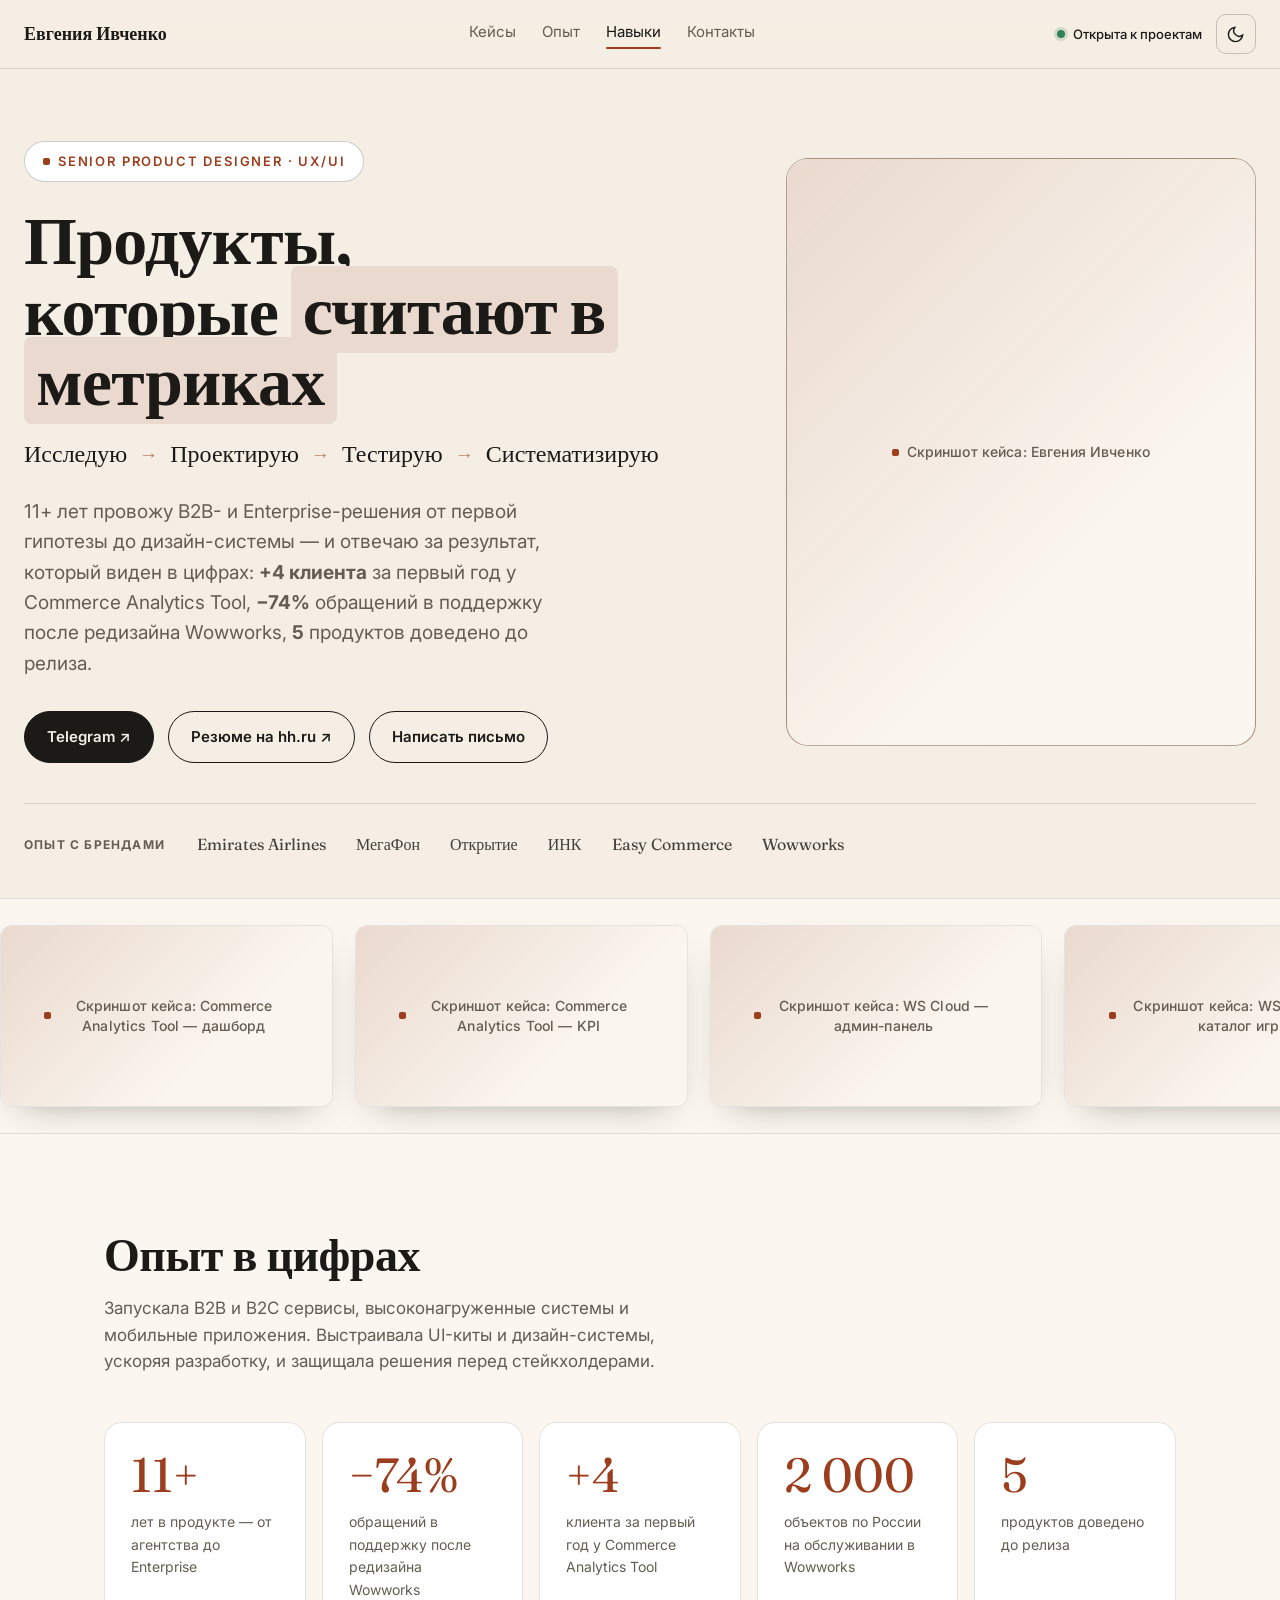
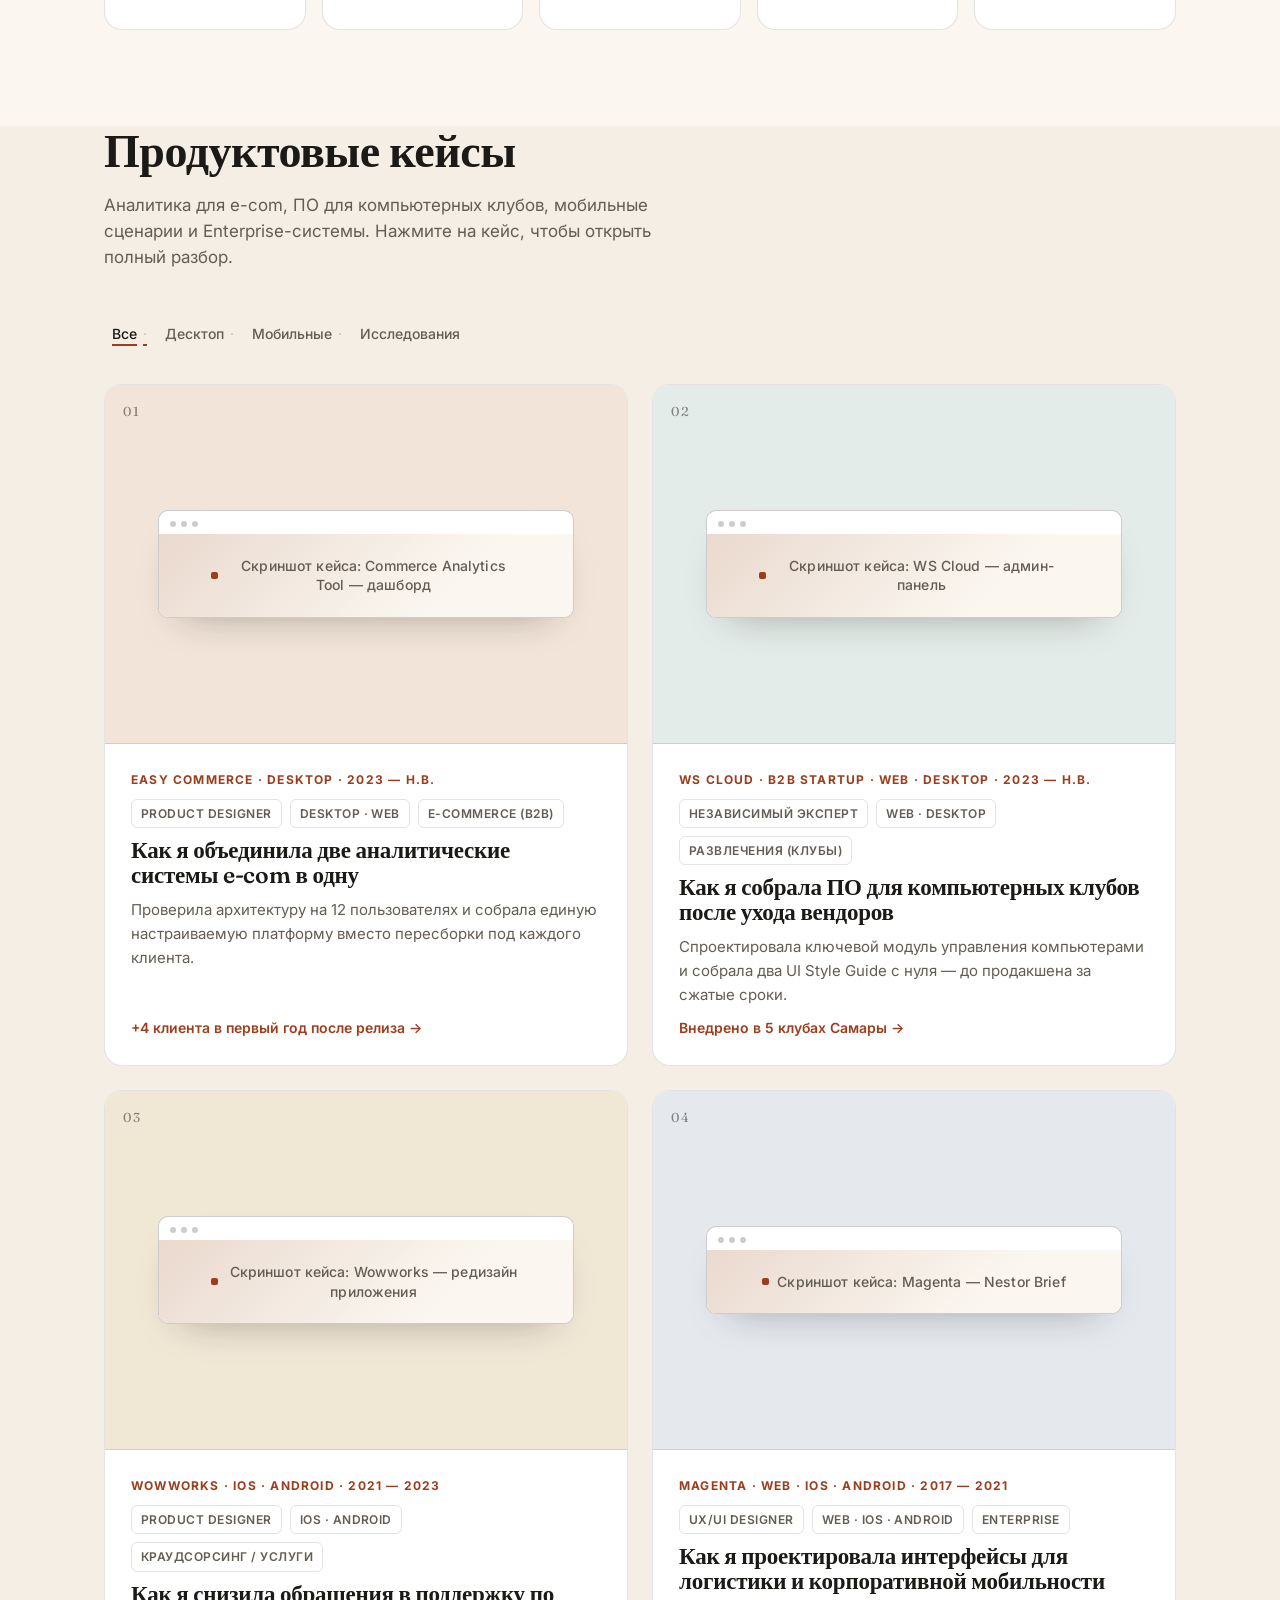
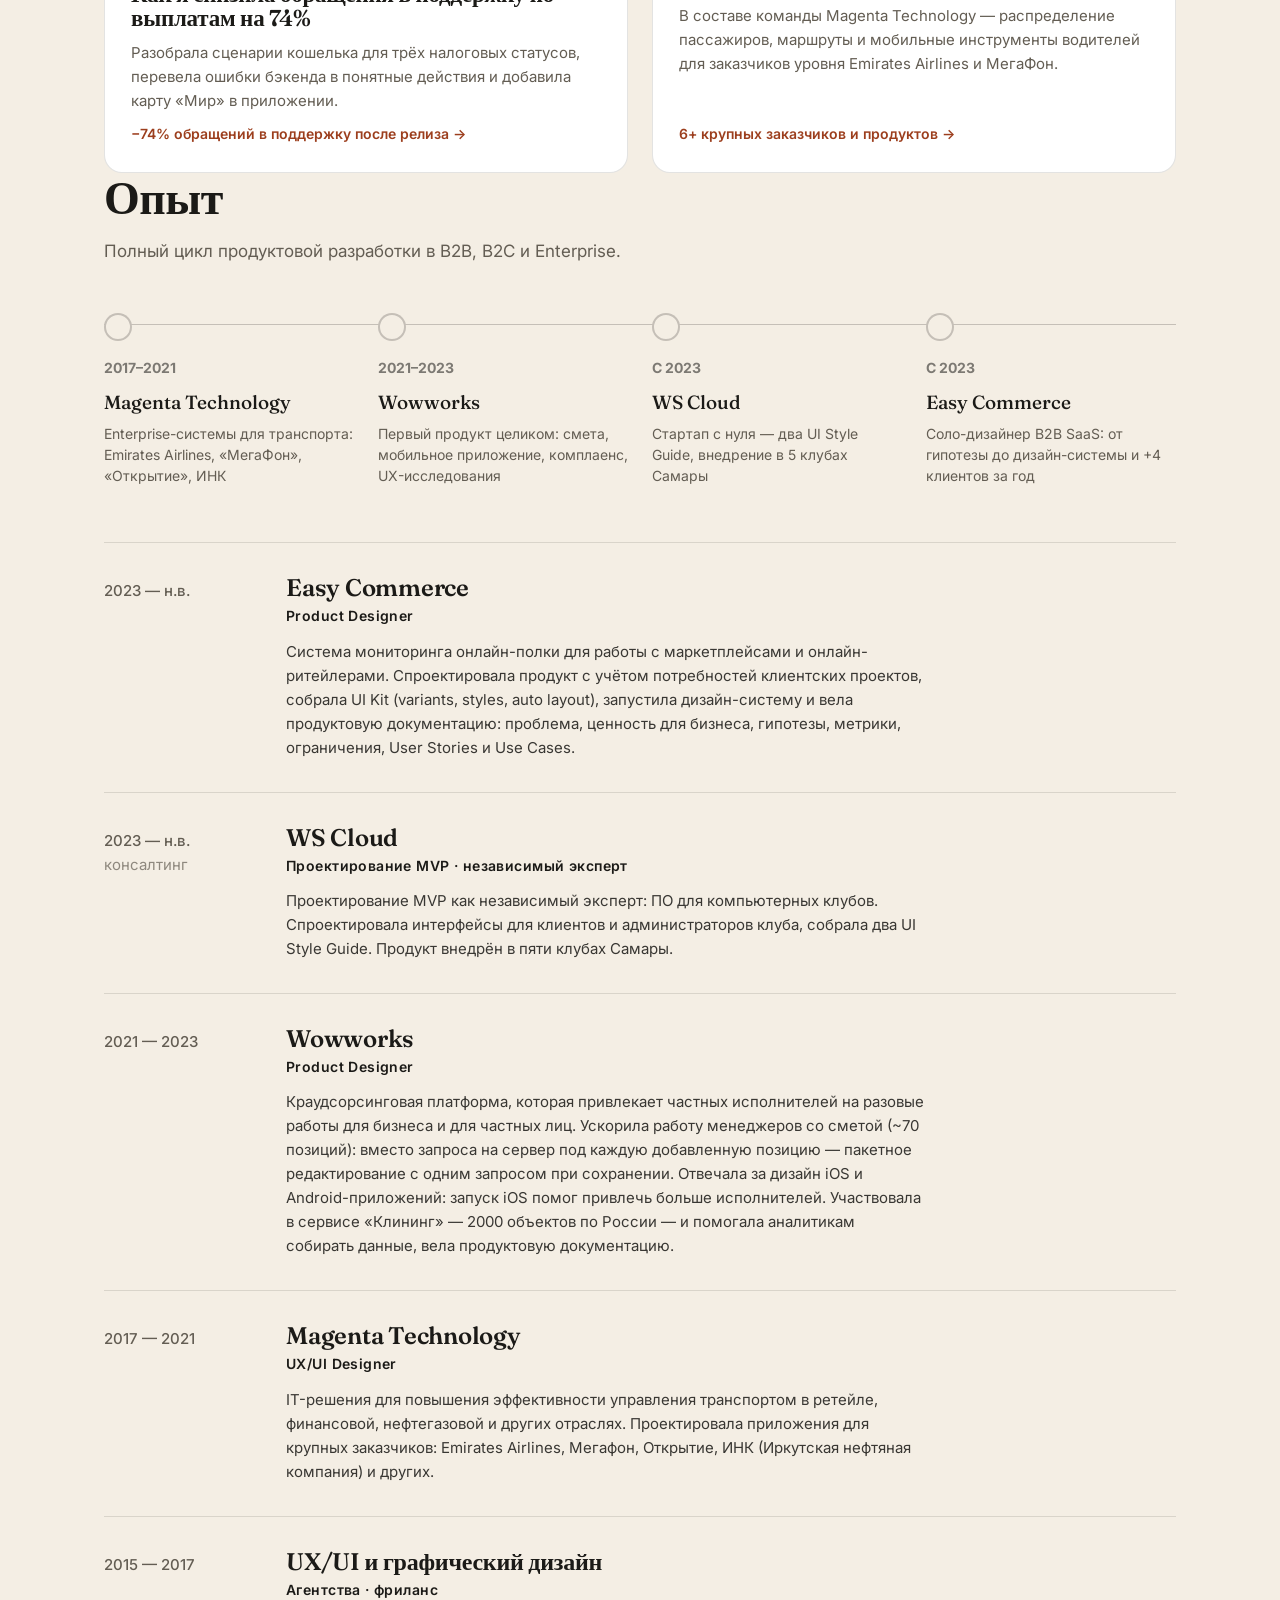
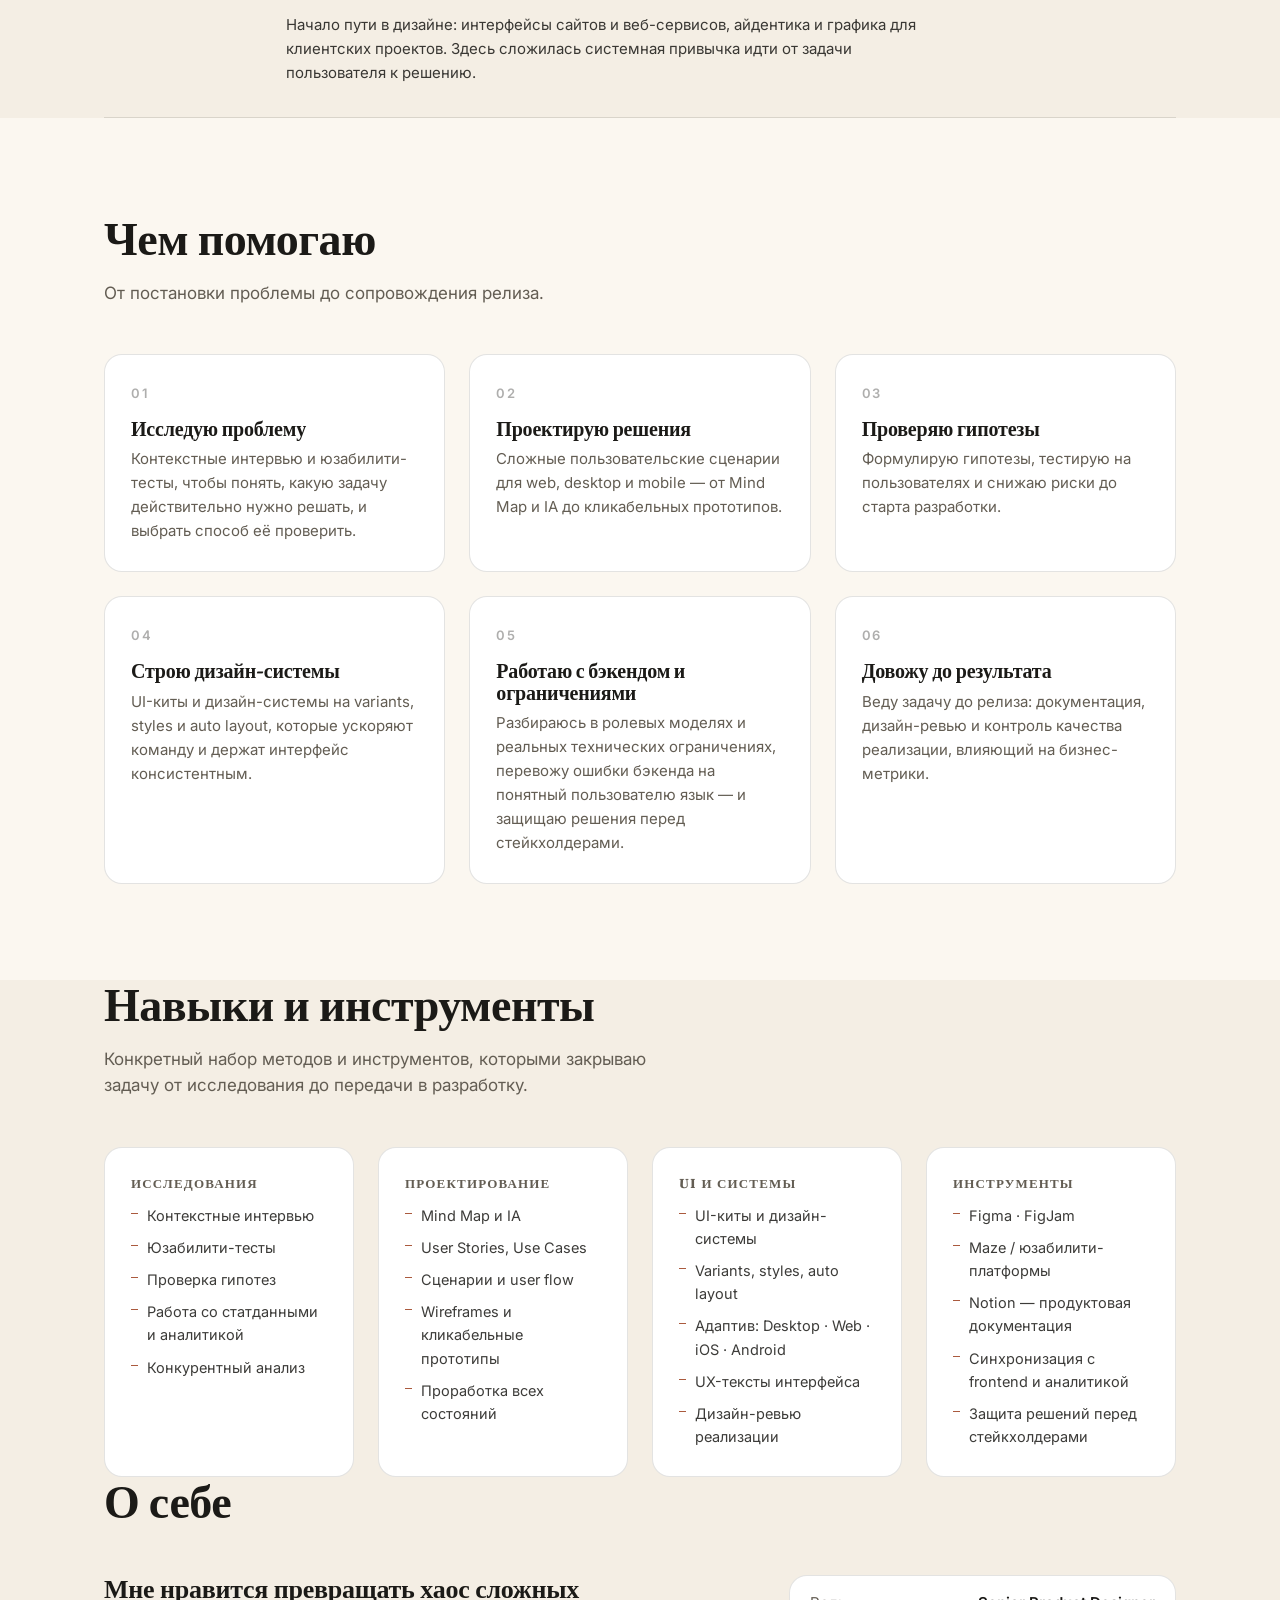
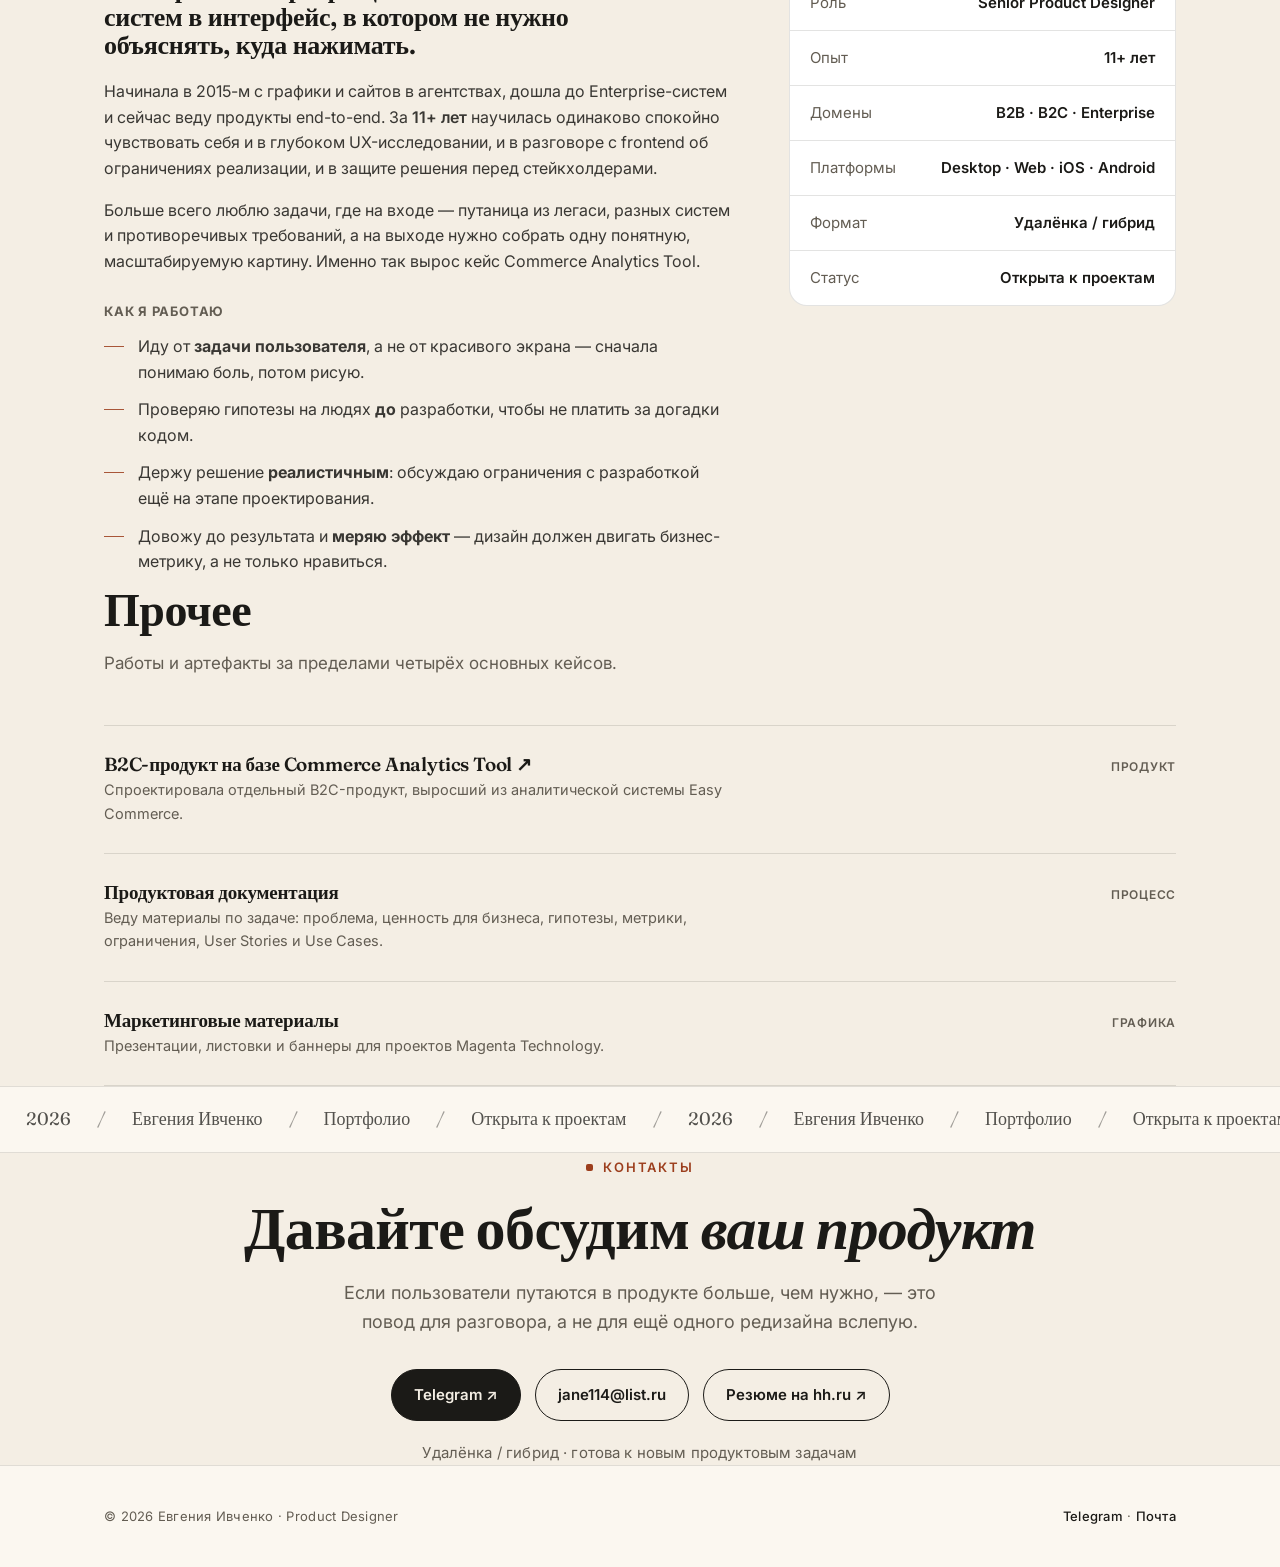
<file: index.html>
<!DOCTYPE html>
<html lang="ru" data-theme="light">
<head>
<meta charset="UTF-8">
<meta name="viewport" content="width=device-width, initial-scale=1.0">
<title>Евгения Ивченко — Senior Product Designer</title>
<meta name="description" content="Портфолио Евгении Ивченко, Senior Product Designer. 11+ лет в продукте: B2B, B2C, Enterprise, UX-исследования, дизайн-системы, полный цикл от discovery до релиза.">
<meta name="theme-color" content="#F4EEE4">
<link rel="canonical" href="https://ivchenko.design/">
<meta property="og:type" content="website">
<meta property="og:title" content="Евгения Ивченко — Senior Product Designer">
<meta property="og:description" content="11+ лет в продукте: B2B, B2C и Enterprise. UX-исследования, проверка гипотез, дизайн-системы, полный цикл от discovery до релиза.">
<meta property="og:locale" content="ru_RU">
<meta property="og:url" content="https://ivchenko.design/">
<meta property="og:image" content="https://thb.tildacdn.pub/tild6165-3732-4666-a662-373633386363/-/resize/1200x/IMG_7647_2.jpg">
<meta property="og:image:width" content="1200">
<meta property="og:image:alt" content="Евгения Ивченко — Senior Product Designer">
<meta name="twitter:card" content="summary_large_image">
<meta name="twitter:title" content="Евгения Ивченко — Senior Product Designer">
<meta name="twitter:description" content="Делаю сложные B2B-продукты понятными. UX-исследования, дизайн-системы, влияние на бизнес-метрики.">
<meta name="twitter:image" content="https://thb.tildacdn.pub/tild6165-3732-4666-a662-373633386363/-/resize/1200x/IMG_7647_2.jpg">
<link rel="icon" href="data:image/svg+xml,%3Csvg xmlns='http://www.w3.org/2000/svg' viewBox='0 0 64 64'%3E%3Crect width='64' height='64' rx='14' fill='%231B1A17'/%3E%3Ctext x='50%25' y='54%25' font-family='Georgia,serif' font-size='30' fill='%23F4EEE4' text-anchor='middle' dominant-baseline='middle'%3E%D0%95%D0%98%3C/text%3E%3C/svg%3E">
<link rel="preconnect" href="https://fonts.googleapis.com">
<link rel="preconnect" href="https://fonts.gstatic.com" crossorigin>
<link href="https://fonts.googleapis.com/css2?family=Fraunces:opsz,wght@9..144,400;9..144,500;9..144,600&family=Inter:wght@400;500;600;700&display=swap" rel="stylesheet">
<link rel="stylesheet" href="styles.css">
</head>
<body>
<a id="top"></a>
<a class="skip-link" href="#work">К содержимому</a>
<header class="nav">
  <div class="wrap nav-inner">
    <a class="brand" href="#top"><span>Евгения Ивченко</span></a>
    <nav class="links" aria-label="Основная навигация">
      <a href="#work">Кейсы</a>
      <a href="#experience">Опыт</a>
      <a href="#skills">Навыки</a>
      <a href="#contact">Контакты</a>
    </nav>
    <div class="nav-right">
      <span class="status-pill"><span class="dot"></span>Открыта к проектам</span>
      <button class="theme-toggle" id="themeToggle" aria-label="Переключить тему" title="Светлая / тёмная тема">
        <svg class="icon-moon" viewBox="0 0 24 24" aria-hidden="true"><path d="M21 12.8A9 9 0 1 1 11.2 3a7 7 0 0 0 9.8 9.8z"/></svg>
        <svg class="icon-sun" viewBox="0 0 24 24" aria-hidden="true"><circle cx="12" cy="12" r="4.2"/><path d="M12 2v2M12 20v2M2 12h2M20 12h2M5 5l1.5 1.5M17.5 17.5 19 19M19 5l-1.5 1.5M6.5 17.5 5 19"/></svg>
      </button>
      <button class="burger" id="burger" aria-label="Меню" aria-expanded="false" aria-controls="mobileMenu">
        <span></span><span></span><span></span>
      </button>
    </div>
  </div>
</header>
<div class="menu-overlay" aria-hidden="true"></div>
<nav class="mobile-menu" id="mobileMenu" aria-label="Мобильная навигация">
  <a href="#work">Кейсы</a>
  <a href="#experience">Опыт</a>
  <a href="#skills">Навыки</a>
  <a href="#contact">Контакты</a>
</nav>

<main>
  <section class="hero wrap" id="hero">
    <div class="hero-grid">
      <div>
        <span class="eyebrow pill">Senior Product Designer · UX/UI</span>
        <h1>Продукты,<br>которые <span class="hl">считают в метриках</span></h1>
        <p class="verbs"><b>Исследую</b> <i>→</i> <b>Проектирую</b> <i>→</i> <b>Тестирую</b> <i>→</i> <b>Систематизирую</b></p>
        <p class="lede">11+ лет провожу B2B- и Enterprise-решения от первой гипотезы до дизайн-системы — и отвечаю за результат, который виден в цифрах: <strong>+4 клиента</strong> за первый год у Commerce Analytics Tool, <strong>−74%</strong> обращений в поддержку после редизайна Wowworks, <strong>5</strong> продуктов доведено до релиза.</p>
        <div class="cta-row">
          <a class="btn primary" href="https://t.me/evgeniyaivchenko" target="_blank" rel="noopener">Telegram ↗</a>
          <a class="btn ghost" href="https://hh.ru/resume/b52c99deff0222868e0039ed1f646471646449" target="_blank" rel="noopener">Резюме на hh.ru ↗</a>
          <a class="btn ghost" href="mailto:jane114@list.ru">Написать письмо</a>
        </div>
      </div>
      <div class="portrait-wrap">
        <div class="portrait">
          <img src="https://thb.tildacdn.pub/tild6165-3732-4666-a662-373633386363/-/resize/504x/IMG_7647_2.jpg" alt="Евгения Ивченко" width="420" height="525" fetchpriority="high" decoding="async">
        </div>
      </div>
    </div>
    <div class="clients-strip">
      <span class="label">Опыт с брендами</span>
      <div class="clients-list">
        <span>Emirates Airlines</span>
        <span>МегаФон</span>
        <span>Открытие</span>
        <span>ИНК</span>
        <span>Easy Commerce</span>
        <span>Wowworks</span>
      </div>
    </div>
  </section>

  <div class="showreel" aria-label="Превью работ">
    <div class="showreel-track"><figure><div class="frame"><img src="https://static.tildacdn.info/tild3237-6635-4832-b831-623738333862/-/resize/560x/Frame_313374.png" data-full="https://static.tildacdn.info/tild3237-6635-4832-b831-623738333862/-/resize/2200x/Frame_313374.png" alt="Commerce Analytics Tool — дашборд" loading="lazy"></div></figure><figure><div class="frame"><img src="https://static.tildacdn.info/tild6366-6531-4564-b830-616130653761/-/resize/560x/Frame_313374_1.png" data-full="https://static.tildacdn.info/tild6366-6531-4564-b830-616130653761/-/resize/2200x/Frame_313374_1.png" alt="Commerce Analytics Tool — KPI" loading="lazy"></div></figure><figure><div class="frame"><img src="https://static.tildacdn.info/tild3962-6530-4530-b763-643139316662/-/resize/560x/Dashboard.png" data-full="https://static.tildacdn.info/tild3962-6530-4530-b763-643139316662/-/resize/2200x/Dashboard.png" alt="WS Cloud — админ-панель" loading="lazy"></div></figure><figure><div class="frame"><img src="https://static.tildacdn.info/tild6666-3736-4237-b161-373239333039/-/resize/560x/Games_01.png" data-full="https://static.tildacdn.info/tild6666-3736-4237-b161-373239333039/-/resize/2200x/Games_01.png" alt="WS Cloud — каталог игр" loading="lazy"></div></figure><figure><div class="frame"><img src="https://static.tildacdn.info/tild6636-3437-4063-a662-616362303034/-/resize/560x/Frame_547.png" data-full="https://static.tildacdn.info/tild6636-3437-4063-a662-616362303034/-/resize/2200x/Frame_547.png" alt="Wowworks — редизайн приложения" loading="lazy"></div></figure><figure><div class="frame"><img src="https://static.tildacdn.info/tild6233-6531-4231-b730-643937343931/-/resize/560x/Frame_545_5.png" data-full="https://static.tildacdn.info/tild6233-6531-4231-b730-643937343931/-/resize/2200x/Frame_545_5.png" alt="Wowworks — смета" loading="lazy"></div></figure><figure><div class="frame"><img src="https://static.tildacdn.info/tild3932-3236-4962-a531-653239306230/-/resize/560x/Group_13.png" data-full="https://static.tildacdn.info/tild3932-3236-4962-a531-653239306230/Group_13.png" alt="Magenta — Nestor Brief" loading="lazy"></div></figure><figure><div class="frame"><img src="https://static.tildacdn.info/tild6335-3562-4038-b532-643462383562/-/resize/560x/01_copy2.png" data-full="https://static.tildacdn.info/tild6335-3562-4038-b532-643462383562/01_copy2.png" alt="Magenta — Emirates" loading="lazy"></div></figure><figure><div class="frame"><img src="https://static.tildacdn.info/tild3237-6635-4832-b831-623738333862/-/resize/560x/Frame_313374.png" data-full="https://static.tildacdn.info/tild3237-6635-4832-b831-623738333862/-/resize/2200x/Frame_313374.png" alt="Commerce Analytics Tool — дашборд" loading="lazy"></div></figure><figure><div class="frame"><img src="https://static.tildacdn.info/tild6366-6531-4564-b830-616130653761/-/resize/560x/Frame_313374_1.png" data-full="https://static.tildacdn.info/tild6366-6531-4564-b830-616130653761/-/resize/2200x/Frame_313374_1.png" alt="Commerce Analytics Tool — KPI" loading="lazy"></div></figure><figure><div class="frame"><img src="https://static.tildacdn.info/tild3962-6530-4530-b763-643139316662/-/resize/560x/Dashboard.png" data-full="https://static.tildacdn.info/tild3962-6530-4530-b763-643139316662/-/resize/2200x/Dashboard.png" alt="WS Cloud — админ-панель" loading="lazy"></div></figure><figure><div class="frame"><img src="https://static.tildacdn.info/tild6666-3736-4237-b161-373239333039/-/resize/560x/Games_01.png" data-full="https://static.tildacdn.info/tild6666-3736-4237-b161-373239333039/-/resize/2200x/Games_01.png" alt="WS Cloud — каталог игр" loading="lazy"></div></figure><figure><div class="frame"><img src="https://static.tildacdn.info/tild6636-3437-4063-a662-616362303034/-/resize/560x/Frame_547.png" data-full="https://static.tildacdn.info/tild6636-3437-4063-a662-616362303034/-/resize/2200x/Frame_547.png" alt="Wowworks — редизайн приложения" loading="lazy"></div></figure><figure><div class="frame"><img src="https://static.tildacdn.info/tild6233-6531-4231-b730-643937343931/-/resize/560x/Frame_545_5.png" data-full="https://static.tildacdn.info/tild6233-6531-4231-b730-643937343931/-/resize/2200x/Frame_545_5.png" alt="Wowworks — смета" loading="lazy"></div></figure><figure><div class="frame"><img src="https://static.tildacdn.info/tild3932-3236-4962-a531-653239306230/-/resize/560x/Group_13.png" data-full="https://static.tildacdn.info/tild3932-3236-4962-a531-653239306230/Group_13.png" alt="Magenta — Nestor Brief" loading="lazy"></div></figure><figure><div class="frame"><img src="https://static.tildacdn.info/tild6335-3562-4038-b532-643462383562/-/resize/560x/01_copy2.png" data-full="https://static.tildacdn.info/tild6335-3562-4038-b532-643462383562/01_copy2.png" alt="Magenta — Emirates" loading="lazy"></div></figure></div>
  </div>

  <section class="stats" id="stats">
    <div class="wrap">
      <div class="section-head">
        <h2>Опыт в цифрах</h2>
        <p>Запускала B2B и B2C сервисы, высоконагруженные системы и мобильные приложения. Выстраивала UI-киты и дизайн-системы, ускоряя разработку, и защищала решения перед стейкхолдерами.</p>
      </div>
      <div class="stats-grid">
        <div class="stat"><div class="num">11+</div><div class="lbl">лет в продукте — от агентства до Enterprise</div></div>
        <div class="stat"><div class="num">−74%</div><div class="lbl">обращений в поддержку после редизайна Wowworks</div></div>
        <div class="stat"><div class="num">+4</div><div class="lbl">клиента за первый год у Commerce Analytics Tool</div></div>
        <div class="stat"><div class="num">2000</div><div class="lbl">объектов по России на обслуживании в Wowworks</div></div>
        <div class="stat"><div class="num">5</div><div class="lbl">продуктов доведено до релиза</div></div>
      </div>
    </div>
  </section>

  <section id="work" class="wrap">
    <div class="section-head">
      <h2>Продуктовые кейсы</h2>
      <p>Аналитика для e-com, ПО для компьютерных клубов, мобильные сценарии и Enterprise-системы. Нажмите на кейс, чтобы открыть полный разбор.</p>
    </div>
    <div class="filters" role="group" aria-label="Фильтр кейсов">
      <button type="button" class="chip active" data-filter="all" aria-pressed="true">Все</button>
      <button type="button" class="chip" data-filter="desktop" aria-pressed="false">Десктоп</button>
      <button type="button" class="chip" data-filter="mobile" aria-pressed="false">Мобильные</button>
      <button type="button" class="chip" data-filter="research" aria-pressed="false">Исследования</button>
    </div>
    <div class="cases-grid">

      <a class="case-card" data-cat="desktop research b2b" href="case-cat.html">
        <div class="case-poster tone-cat">
          <span class="case-index">01</span>
          <div class="collage">
            <img src="https://static.tildacdn.info/tild3237-6635-4832-b831-623738333862/-/resize/560x/Frame_313374.png" alt="Commerce Analytics Tool — дашборд" loading="lazy">
          </div>
        </div>
        <div class="case-body">
          <div class="co">Easy Commerce · Desktop · 2023 — н.в.</div>
          <div class="tags"><span class="tag">Product Designer</span><span class="tag">Desktop · Web</span><span class="tag">E-commerce (B2B)</span></div>
          <h3>Как я объединила две аналитические системы e-com в одну</h3>
          <p>Проверила архитектуру на 12 пользователях и собрала единую настраиваемую платформу вместо пересборки под каждого клиента.</p>
          <span class="metric-badge">+4 клиента в первый год после релиза →</span>
        </div>
      </a>

      <a class="case-card" data-cat="desktop research b2b" href="case-wscloud.html">
        <div class="case-poster tone-ws">
          <span class="case-index">02</span>
          <div class="collage">
            <img src="https://static.tildacdn.info/tild3962-6530-4530-b763-643139316662/-/resize/560x/Dashboard.png" alt="WS Cloud — админ-панель" loading="lazy">
          </div>
        </div>
        <div class="case-body">
          <div class="co">WS Cloud · B2B Startup · Web · Desktop · 2023 — н.в.</div>
          <div class="tags"><span class="tag">Независимый эксперт</span><span class="tag">Web · Desktop</span><span class="tag">Развлечения (клубы)</span></div>
          <h3>Как я собрала ПО для компьютерных клубов после ухода вендоров</h3>
          <p>Спроектировала ключевой модуль управления компьютерами и собрала два UI Style Guide с нуля — до продакшена за сжатые сроки.</p>
          <span class="metric-badge">Внедрено в 5 клубах Самары →</span>
        </div>
      </a>

      <a class="case-card" data-cat="mobile research b2b" href="case-wowworks.html">
        <div class="case-poster tone-ww">
          <span class="case-index">03</span>
          <div class="collage">
            <img src="https://static.tildacdn.info/tild6636-3437-4063-a662-616362303034/-/resize/560x/Frame_547.png" alt="Wowworks — редизайн приложения" loading="lazy">
          </div>
        </div>
        <div class="case-body">
          <div class="co">Wowworks · iOS · Android · 2021 — 2023</div>
          <div class="tags"><span class="tag">Product Designer</span><span class="tag">iOS · Android</span><span class="tag">Краудсорсинг / услуги</span></div>
          <h3>Как я снизила обращения в поддержку по выплатам на 74%</h3>
          <p>Разобрала сценарии кошелька для трёх налоговых статусов, перевела ошибки бэкенда в понятные действия и добавила карту «Мир» в приложении.</p>
          <span class="metric-badge">−74% обращений в поддержку после релиза →</span>
        </div>
      </a>

      <a class="case-card" data-cat="desktop mobile b2b" href="case-magenta.html">
        <div class="case-poster tone-mg">
          <span class="case-index">04</span>
          <div class="collage">
            <img src="https://static.tildacdn.info/tild3932-3236-4962-a531-653239306230/Group_13.png" alt="Magenta — Nestor Brief" loading="lazy">
          </div>
        </div>
        <div class="case-body">
          <div class="co">Magenta · Web · iOS · Android · 2017 — 2021</div>
          <div class="tags"><span class="tag">UX/UI Designer</span><span class="tag">Web · iOS · Android</span><span class="tag">Enterprise</span></div>
          <h3>Как я проектировала интерфейсы для логистики и корпоративной мобильности</h3>
          <p>В составе команды Magenta Technology — распределение пассажиров, маршруты и мобильные инструменты водителей для заказчиков уровня Emirates Airlines и МегаФон.</p>
          <span class="metric-badge">6+ крупных заказчиков и продуктов →</span>
        </div>
      </a>

    </div>
    <p class="no-results" role="status">По этому фильтру кейсов пока нет — выберите другой раздел.</p>
  </section>

  <section id="experience" class="wrap">
    <div class="section-head">
      <h2>Опыт</h2>
      <p>Полный цикл продуктовой разработки в B2B, B2C и Enterprise.</p>
    </div>
    <div class="timeline">
      <div class="timeline-item">
        <div class="timeline-year">2017–2021</div>
        <h4>Magenta Technology</h4>
        <p>Enterprise-системы для транспорта: Emirates Airlines, «МегаФон», «Открытие», ИНК</p>
      </div>
      <div class="timeline-item">
        <div class="timeline-year">2021–2023</div>
        <h4>Wowworks</h4>
        <p>Первый продукт целиком: смета, мобильное приложение, комплаенс, UX-исследования</p>
      </div>
      <div class="timeline-item">
        <div class="timeline-year">С 2023</div>
        <h4>WS Cloud</h4>
        <p>Стартап с нуля — два UI Style Guide, внедрение в 5 клубах Самары</p>
      </div>
      <div class="timeline-item">
        <div class="timeline-year">С 2023</div>
        <h4>Easy Commerce</h4>
        <p>Соло-дизайнер B2B SaaS: от гипотезы до дизайн-системы и +4 клиентов за год</p>
      </div>
    </div>
    <div class="exp-item">
      <div class="years">2023 — н.в.</div>
      <div>
        <h3>Easy Commerce</h3><span class="role">Product Designer</span>
        <p>Система мониторинга онлайн-полки для работы с маркетплейсами и онлайн-ритейлерами. Спроектировала продукт с учётом потребностей клиентских проектов, собрала UI Kit (variants, styles, auto layout), запустила дизайн-систему и вела продуктовую документацию: проблема, ценность для бизнеса, гипотезы, метрики, ограничения, User Stories и Use Cases.</p>
      </div>
    </div>
    <div class="exp-item">
      <div class="years">2023 — н.в.<br><span style="opacity:.7;font-weight:400">консалтинг</span></div>
      <div>
        <h3>WS Cloud</h3><span class="role">Проектирование MVP · независимый эксперт</span>
        <p>Проектирование MVP как независимый эксперт: ПО для компьютерных клубов. Спроектировала интерфейсы для клиентов и администраторов клуба, собрала два UI Style Guide. Продукт внедрён в пяти клубах Самары.</p>
      </div>
    </div>
    <div class="exp-item">
      <div class="years">2021 — 2023</div>
      <div>
        <h3>Wowworks</h3><span class="role">Product Designer</span>
        <p>Краудсорсинговая платформа, которая привлекает частных исполнителей на разовые работы для бизнеса и для частных лиц. Ускорила работу менеджеров со сметой (~70 позиций): вместо запроса на сервер под каждую добавленную позицию — пакетное редактирование с одним запросом при сохранении. Отвечала за дизайн iOS и Android-приложений: запуск iOS помог привлечь больше исполнителей. Участвовала в сервисе «Клининг» — 2000 объектов по России — и помогала аналитикам собирать данные, вела продуктовую документацию.</p>
      </div>
    </div>
    <div class="exp-item">
      <div class="years">2017 — 2021</div>
      <div>
        <h3>Magenta Technology</h3><span class="role">UX/UI Designer</span>
        <p>IT-решения для повышения эффективности управления транспортом в ретейле, финансовой, нефтегазовой и других отраслях. Проектировала приложения для крупных заказчиков: Emirates Airlines, Мегафон, Открытие, ИНК (Иркутская нефтяная компания) и других.</p>
      </div>
    </div>
    <div class="exp-item">
      <div class="years">2015 — 2017</div>
      <div>
        <h3>UX/UI и графический дизайн</h3><span class="role">Агентства · фриланс</span>
        <p>Начало пути в дизайне: интерфейсы сайтов и веб-сервисов, айдентика и графика для клиентских проектов. Здесь сложилась системная привычка идти от задачи пользователя к решению.</p>
      </div>
    </div>
  </section>

  <section class="services" id="services">
    <div class="wrap">
      <div class="section-head">
        <h2>Чем помогаю</h2>
        <p>От постановки проблемы до сопровождения релиза.</p>
      </div>
      <div class="svc-grid">
        <div class="svc"><span class="svc-num">01</span><h3>Исследую проблему</h3><p>Контекстные интервью и юзабилити-тесты, чтобы понять, какую задачу действительно нужно решать, и выбрать способ её проверить.</p></div>
        <div class="svc"><span class="svc-num">02</span><h3>Проектирую решения</h3><p>Сложные пользовательские сценарии для web, desktop и mobile — от Mind Map и IA до кликабельных прототипов.</p></div>
        <div class="svc"><span class="svc-num">03</span><h3>Проверяю гипотезы</h3><p>Формулирую гипотезы, тестирую на пользователях и снижаю риски до старта разработки.</p></div>
        <div class="svc"><span class="svc-num">04</span><h3>Строю дизайн-системы</h3><p>UI-киты и дизайн-системы на variants, styles и auto layout, которые ускоряют команду и держат интерфейс консистентным.</p></div>
        <div class="svc"><span class="svc-num">05</span><h3>Работаю с бэкендом и ограничениями</h3><p>Разбираюсь в ролевых моделях и реальных технических ограничениях, перевожу ошибки бэкенда на понятный пользователю язык — и защищаю решения перед стейкхолдерами.</p></div>
        <div class="svc"><span class="svc-num">06</span><h3>Довожу до результата</h3><p>Веду задачу до релиза: документация, дизайн-ревью и контроль качества реализации, влияющий на бизнес-метрики.</p></div>
      </div>
    </div>
  </section>

  <section id="skills" class="wrap">
    <div class="section-head">
      <h2>Навыки и инструменты</h2>
      <p>Конкретный набор методов и инструментов, которыми закрываю задачу от исследования до передачи в разработку.</p>
    </div>
    <div class="skills-grid">
      <div class="skill-col">
        <h3>Исследования</h3>
        <ul>
          <li>Контекстные интервью</li>
          <li>Юзабилити-тесты</li>
          <li>Проверка гипотез</li>
          <li>Работа со статданными и аналитикой</li>
          <li>Конкурентный анализ</li>
        </ul>
      </div>
      <div class="skill-col">
        <h3>Проектирование</h3>
        <ul>
          <li>Mind Map и IA</li>
          <li>User Stories, Use Cases</li>
          <li>Сценарии и user flow</li>
          <li>Wireframes и кликабельные прототипы</li>
          <li>Проработка всех состояний</li>
        </ul>
      </div>
      <div class="skill-col">
        <h3>UI и системы</h3>
        <ul>
          <li>UI-киты и дизайн-системы</li>
          <li>Variants, styles, auto layout</li>
          <li>Адаптив: Desktop · Web · iOS · Android</li>
          <li>UX-тексты интерфейса</li>
          <li>Дизайн-ревью реализации</li>
        </ul>
      </div>
      <div class="skill-col">
        <h3>Инструменты</h3>
        <ul>
          <li>Figma · FigJam</li>
          <li>Maze / юзабилити-платформы</li>
          <li>Notion — продуктовая документация</li>
          <li>Синхронизация с frontend и аналитикой</li>
          <li>Защита решений перед стейкхолдерами</li>
        </ul>
      </div>
    </div>
  </section>

  <section id="about" class="wrap">
    <div class="section-head"><h2>О себе</h2></div>
    <div class="about-grid">
      <div>
        <h3>Мне нравится превращать хаос сложных систем в интерфейс, в котором не нужно объяснять, куда нажимать.</h3>
        <p>Начинала в 2015-м с графики и сайтов в агентствах, дошла до Enterprise-систем и сейчас веду продукты end-to-end. За <strong>11+ лет</strong> научилась одинаково спокойно чувствовать себя и в глубоком UX-исследовании, и в разговоре с frontend об ограничениях реализации, и в защите решения перед стейкхолдерами.</p>
        <p>Больше всего люблю задачи, где на входе — путаница из легаси, разных систем и противоречивых требований, а на выходе нужно собрать одну понятную, масштабируемую картину. Именно так вырос кейс Commerce Analytics Tool.</p>
        <div class="values">
          <span class="lead-label">Как я работаю</span>
          <ul class="insight-list">
            <li>Иду от <strong>задачи пользователя</strong>, а не от красивого экрана — сначала понимаю боль, потом рисую.</li>
            <li>Проверяю гипотезы на людях <strong>до</strong> разработки, чтобы не платить за догадки кодом.</li>
            <li>Держу решение <strong>реалистичным</strong>: обсуждаю ограничения с разработкой ещё на этапе проектирования.</li>
            <li>Довожу до результата и <strong>меряю эффект</strong> — дизайн должен двигать бизнес-метрику, а не только нравиться.</li>
          </ul>
        </div>
      </div>
      <div class="meta" aria-label="Ключевые факты">
        <div class="row"><span class="k">Роль</span><span class="v">Senior Product Designer</span></div>
        <div class="row"><span class="k">Опыт</span><span class="v">11+ лет</span></div>
        <div class="row"><span class="k">Домены</span><span class="v">B2B · B2C · Enterprise</span></div>
        <div class="row"><span class="k">Платформы</span><span class="v">Desktop · Web · iOS · Android</span></div>
        <div class="row"><span class="k">Формат</span><span class="v">Удалёнка / гибрид</span></div>
        <div class="row"><span class="k">Статус</span><span class="v">Открыта к проектам</span></div>
      </div>
    </div>
  </section>

  <section id="other" class="wrap">
    <div class="section-head">
      <h2>Прочее</h2>
      <p>Работы и артефакты за пределами четырёх основных кейсов.</p>
    </div>
    <div class="other-list">
      <div class="other-item">
        <div><h3><a href="https://app.easy-sellers.ru/login" target="_blank" rel="noopener">B2C-продукт на базе Commerce Analytics Tool ↗</a></h3><p>Спроектировала отдельный B2C-продукт, выросший из аналитической системы Easy Commerce.</p></div>
        <span class="kind">Продукт</span>
      </div>
      <div class="other-item">
        <div><h3>Продуктовая документация</h3><p>Веду материалы по задаче: проблема, ценность для бизнеса, гипотезы, метрики, ограничения, User Stories и Use Cases.</p></div>
        <span class="kind">Процесс</span>
      </div>
      <div class="other-item">
        <div><h3>Маркетинговые материалы</h3><p>Презентации, листовки и баннеры для проектов Magenta Technology.</p></div>
        <span class="kind">Графика</span>
      </div>
    </div>
  </section>

  <div class="marquee" aria-hidden="true">
    <div class="marquee-track">
      <span>2026</span><span class="sep">/</span><span>Евгения Ивченко</span><span class="sep">/</span><span>Портфолио</span><span class="sep">/</span><span>Открыта к проектам</span><span class="sep">/</span>
      <span>2026</span><span class="sep">/</span><span>Евгения Ивченко</span><span class="sep">/</span><span>Портфолио</span><span class="sep">/</span><span>Открыта к проектам</span><span class="sep">/</span>
      <span>2026</span><span class="sep">/</span><span>Евгения Ивченко</span><span class="sep">/</span><span>Портфолио</span><span class="sep">/</span><span>Открыта к проектам</span><span class="sep">/</span>
    </div>
  </div>

  <section class="contact wrap" id="contact">
    <span class="eyebrow">Контакты</span>
    <h2 style="margin-top:16px">Давайте обсудим <span class="hl">ваш продукт</span></h2>
    <p class="lede">Если пользователи путаются в продукте больше, чем нужно, — это повод для разговора, а не для ещё одного редизайна вслепую.</p>
    <div class="cta-row">
      <a class="btn primary" href="https://t.me/evgeniyaivchenko" target="_blank" rel="noopener">Telegram ↗</a>
      <a class="btn ghost" href="mailto:jane114@list.ru">jane114@list.ru</a>
      <a class="btn ghost" href="https://hh.ru/resume/b52c99deff0222868e0039ed1f646471646449" target="_blank" rel="noopener">Резюме на hh.ru ↗</a>
    </div>
    <p class="note">Удалёнка / гибрид · готова к новым продуктовым задачам</p>
  </section>
</main>

<footer class="site">
  <div class="wrap foot-inner">
    <span>© 2026 Евгения Ивченко · Product Designer</span>
    <span><a href="https://t.me/evgeniyaivchenko" target="_blank" rel="noopener">Telegram</a> · <a href="mailto:jane114@list.ru">Почта</a></span>
  </div>
</footer>
<script src="app.js"></script>
</body>
</html>
</file>
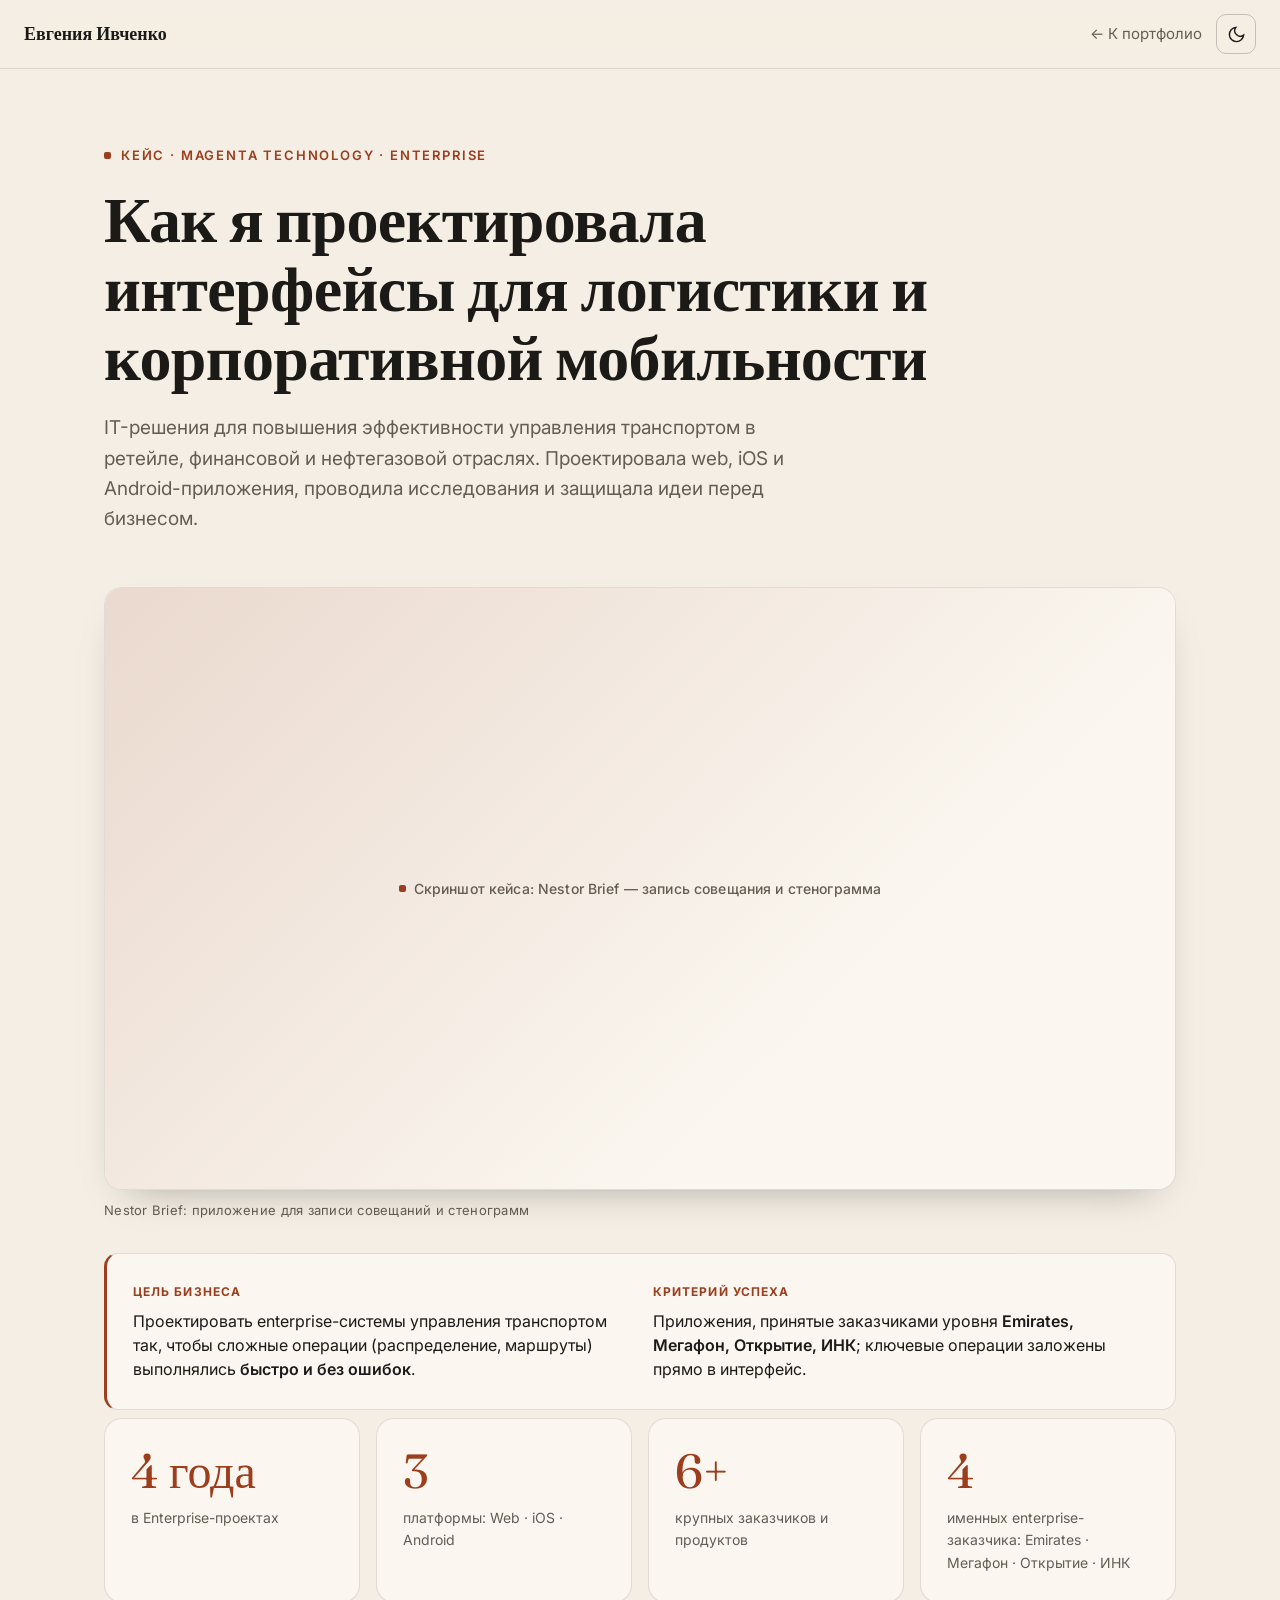
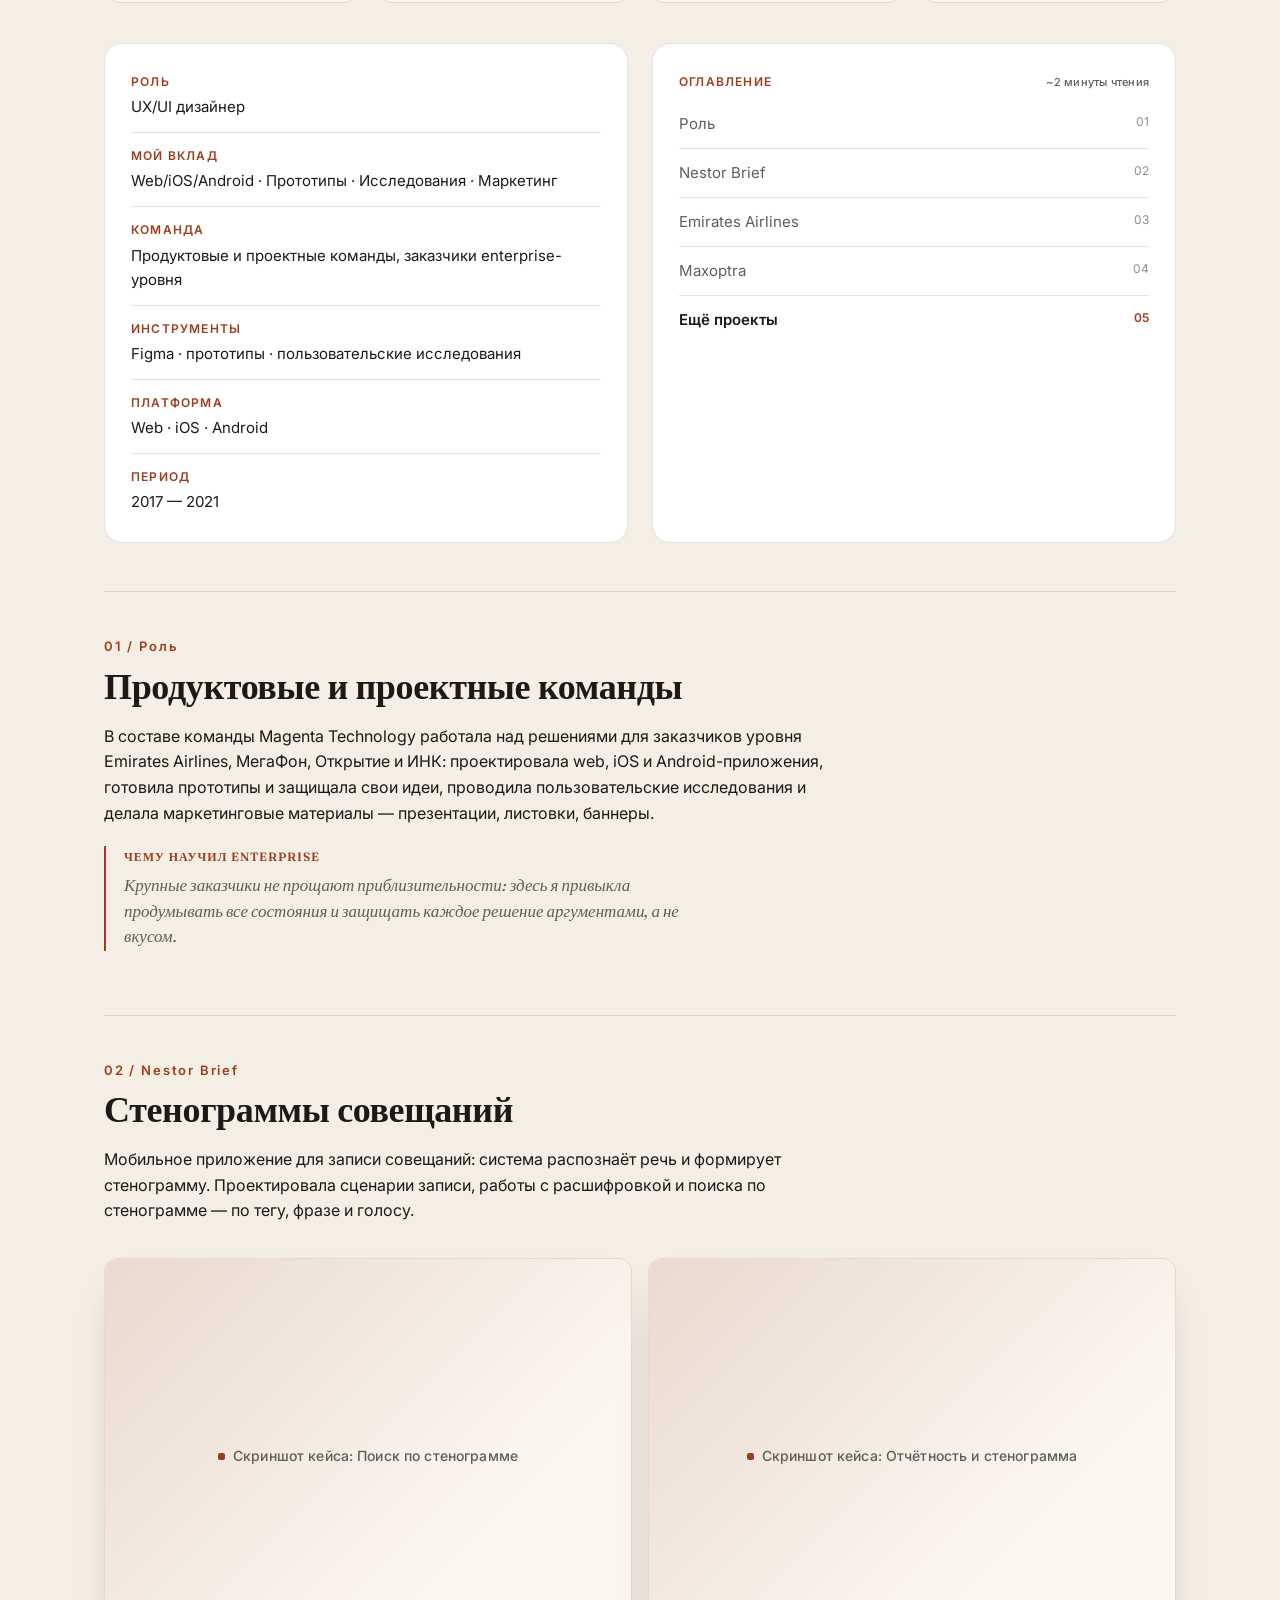
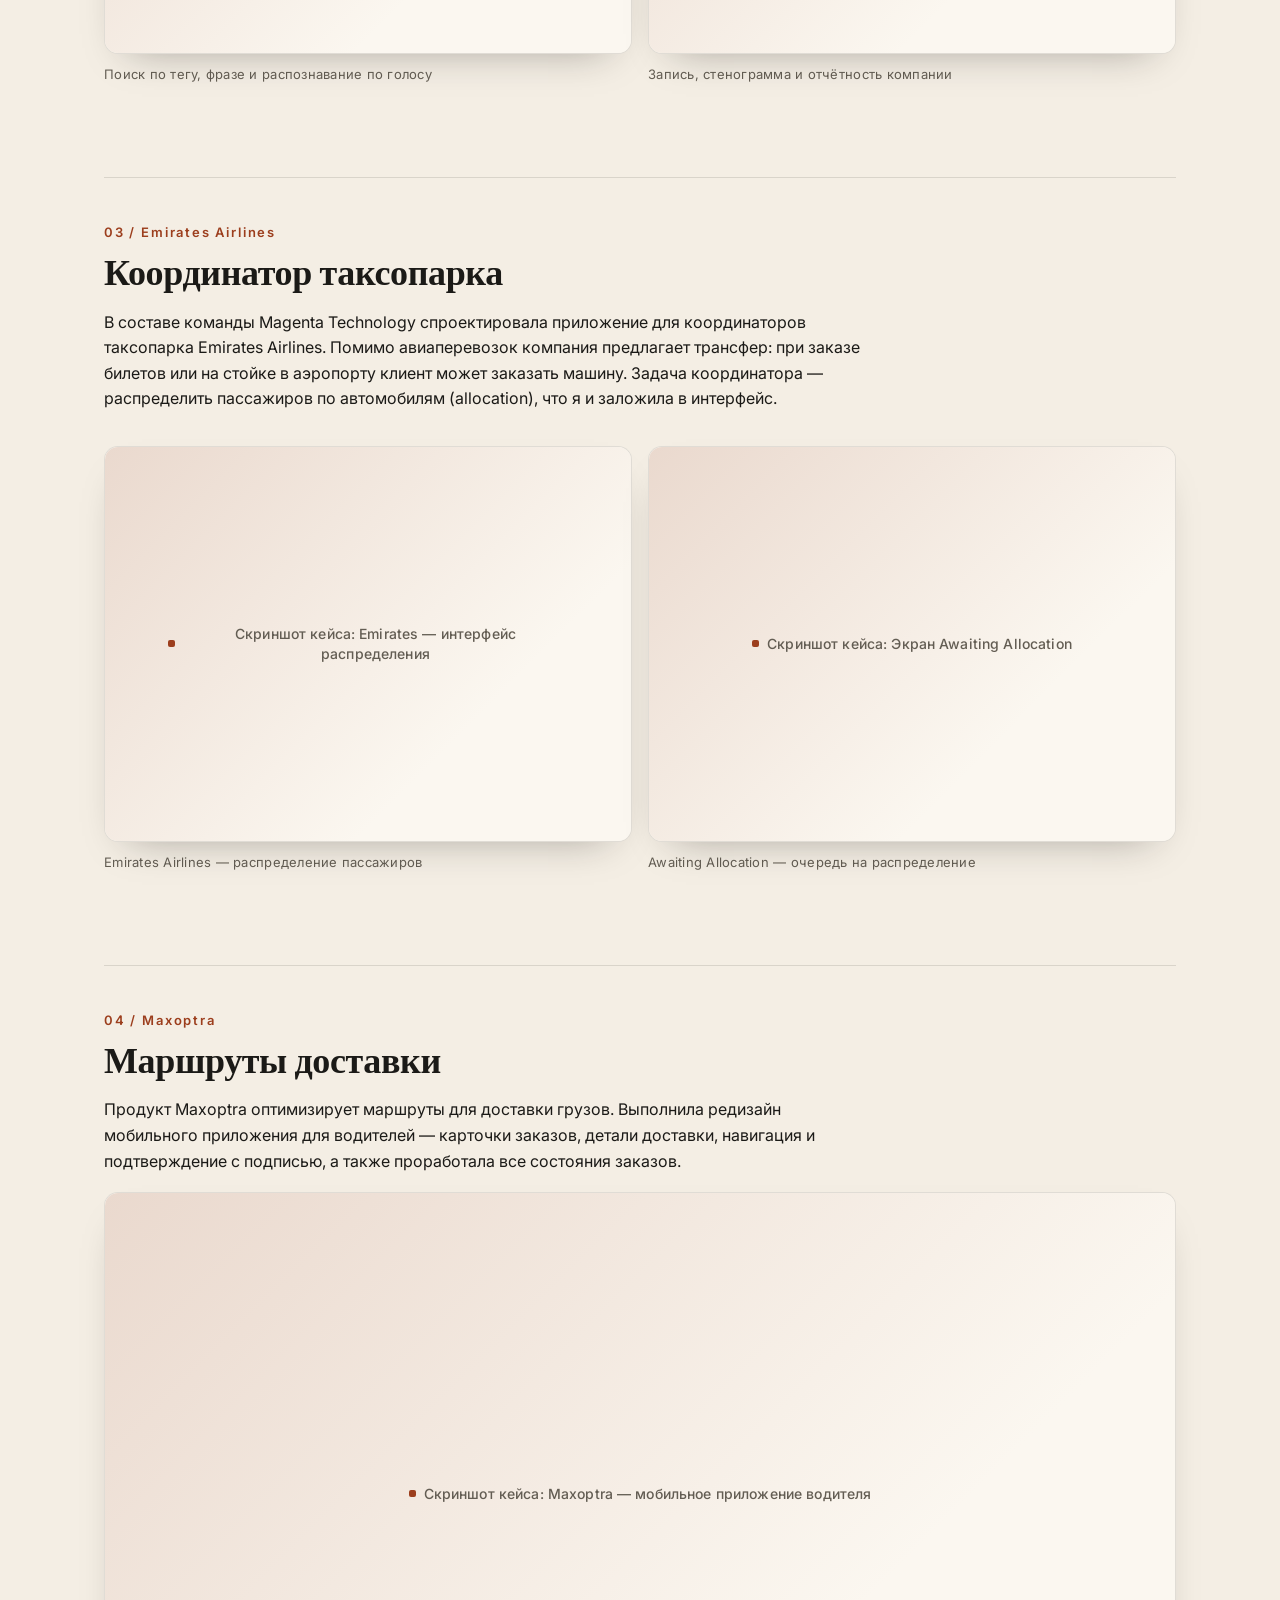
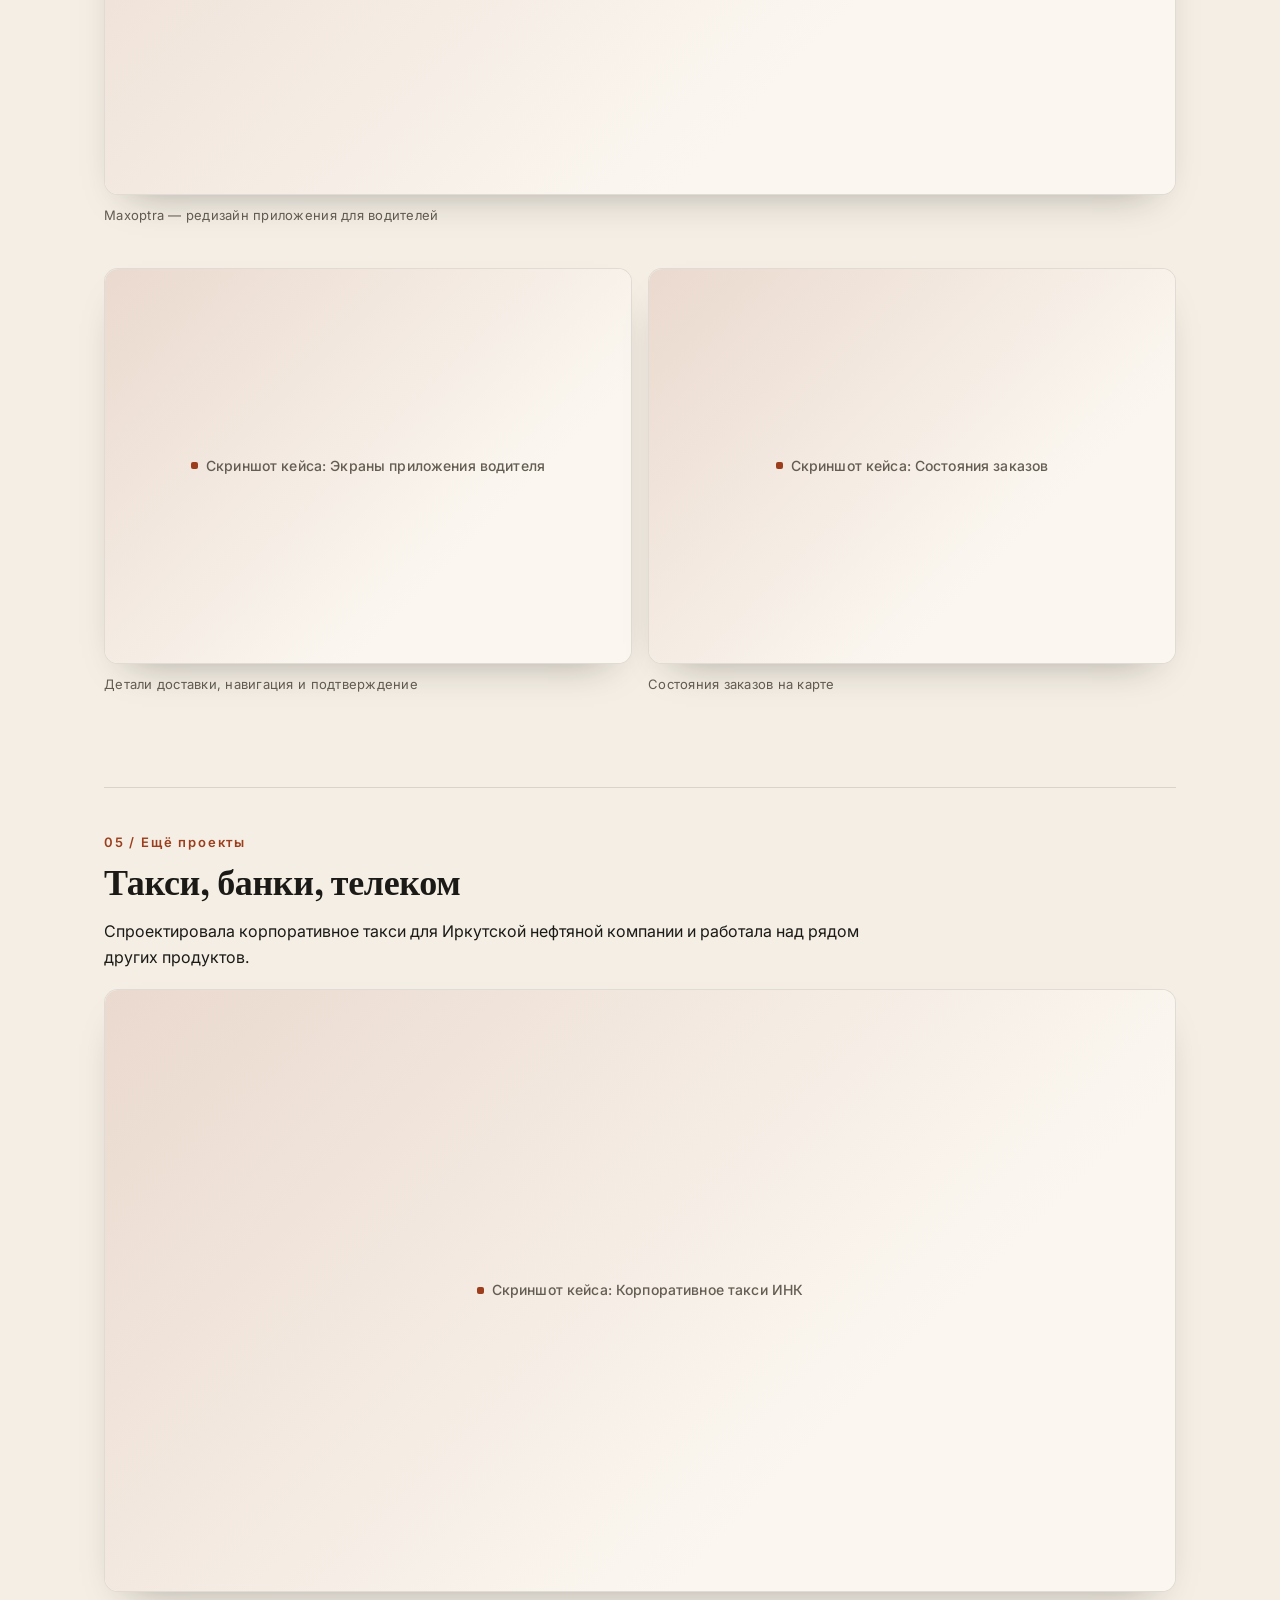
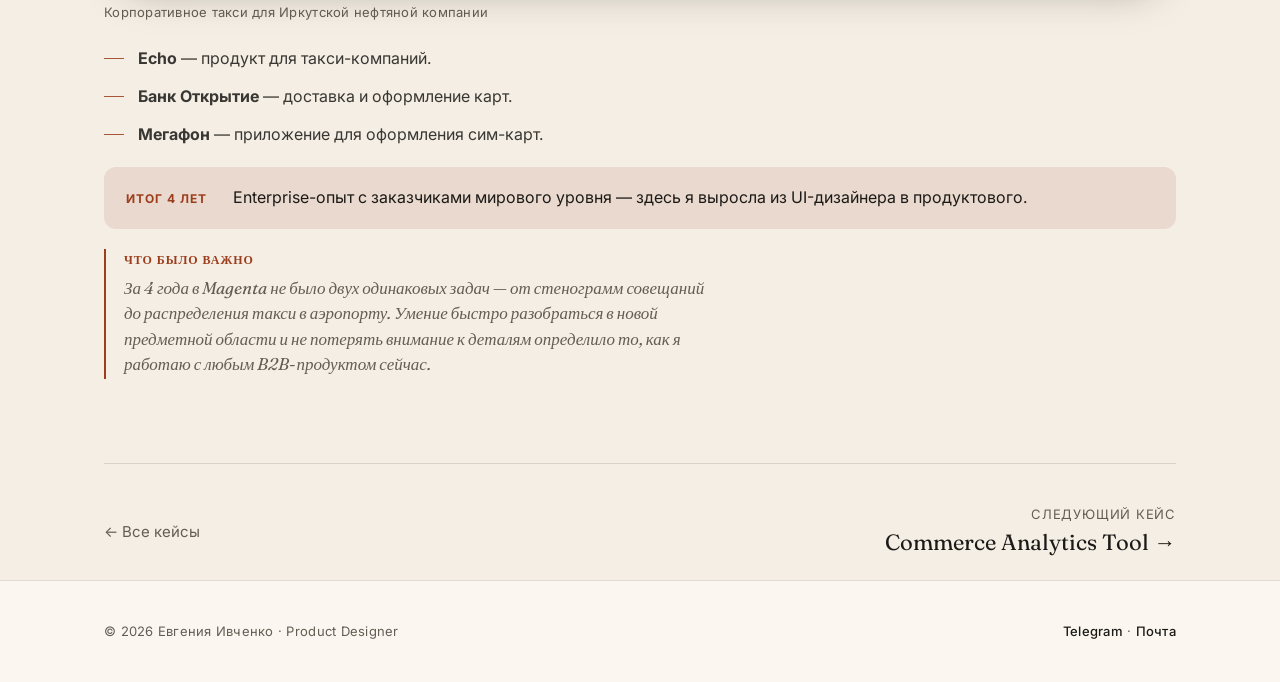
<file: case-magenta.html>
<!DOCTYPE html>
<html lang="ru" data-theme="light">
<head>
<meta charset="UTF-8">
<meta name="viewport" content="width=device-width, initial-scale=1.0">
<title>Magenta Technology — кейс · Евгения Ивченко</title>
<meta name="description" content="Кейс Magenta Technology: enterprise-системы управления транспортом для заказчиков уровня Emirates Airlines, Мегафон, Открытие и ИНК.">
<meta name="theme-color" content="#F4EEE4">
<link rel="canonical" href="https://ivchenko.design/case-magenta.html">
<meta property="og:type" content="article">
<meta property="og:title" content="Magenta Technology — кейс · Евгения Ивченко">
<meta property="og:description" content="В составе команды Magenta Technology — enterprise-системы управления транспортом для заказчиков уровня Emirates Airlines, Мегафон, Открытие и ИНК. Web, iOS и Android.">
<meta property="og:locale" content="ru_RU">
<meta property="og:url" content="https://ivchenko.design/case-magenta.html">
<meta property="og:image" content="https://static.tildacdn.info/tild3932-3236-4962-a531-653239306230/Group_13.png">
<meta property="og:image:width" content="1680">
<meta property="og:image:alt" content="Nestor Brief — запись совещания и стенограмма">
<meta name="twitter:card" content="summary_large_image">
<meta name="twitter:title" content="Magenta Technology — кейс">
<meta name="twitter:description" content="В составе команды Magenta Technology — интерфейсы для заказчиков уровня Emirates, Мегафон, Открытие, ИНК.">
<meta name="twitter:image" content="https://static.tildacdn.info/tild3932-3236-4962-a531-653239306230/Group_13.png">
<link rel="icon" href="data:image/svg+xml,%3Csvg xmlns='http://www.w3.org/2000/svg' viewBox='0 0 64 64'%3E%3Crect width='64' height='64' rx='14' fill='%231B1A17'/%3E%3Ctext x='50%25' y='54%25' font-family='Georgia,serif' font-size='30' fill='%23F4EEE4' text-anchor='middle' dominant-baseline='middle'%3E%D0%95%D0%98%3C/text%3E%3C/svg%3E">
<link rel="preconnect" href="https://fonts.googleapis.com">
<link rel="preconnect" href="https://fonts.gstatic.com" crossorigin>
<link href="https://fonts.googleapis.com/css2?family=Fraunces:opsz,wght@9..144,400;9..144,500;9..144,600&family=Inter:wght@400;500;600;700&display=swap" rel="stylesheet">
<link rel="stylesheet" href="styles.css">
</head>
<body>
<a id="top"></a>
<a class="skip-link" href="#role">К содержимому</a>
<header class="nav">
  <div class="wrap nav-inner">
    <a class="brand" href="index.html"><span>Евгения Ивченко</span></a>
    <div class="nav-right">
      <a class="back-link" href="index.html#work">← К портфолио</a>
      <button class="theme-toggle" id="themeToggle" aria-label="Переключить тему" title="Светлая / тёмная тема">
        <svg class="icon-moon" viewBox="0 0 24 24" aria-hidden="true"><path d="M21 12.8A9 9 0 1 1 11.2 3a7 7 0 0 0 9.8 9.8z"/></svg>
        <svg class="icon-sun" viewBox="0 0 24 24" aria-hidden="true"><circle cx="12" cy="12" r="4.2"/><path d="M12 2v2M12 20v2M2 12h2M20 12h2M5 5l1.5 1.5M17.5 17.5 19 19M19 5l-1.5 1.5M6.5 17.5 5 19"/></svg>
      </button>
    </div>
  </div>
</header>

<main class="wrap">
  <section class="case-hero">
    <span class="eyebrow kicker">Кейс · Magenta Technology · Enterprise</span>
    <h1>Как я проектировала интерфейсы для логистики и корпоративной мобильности</h1>
    <p class="sub">IT-решения для повышения эффективности управления транспортом в ретейле, финансовой и нефтегазовой отраслях. Проектировала web, iOS и Android-приложения, проводила исследования и защищала идеи перед бизнесом.</p>
  </section>

  <figure class="case-cover">
    <div class="frame"><img src="https://static.tildacdn.info/tild3932-3236-4962-a531-653239306230/Group_13.png" alt="Nestor Brief — запись совещания и стенограмма" fetchpriority="high" decoding="async"></div>
    <figcaption>Nestor Brief: приложение для записи совещаний и стенограмм</figcaption>
  </figure>

  <div class="goal-card">
    <div class="g"><div class="k">Цель бизнеса</div><div class="v">Проектировать enterprise-системы управления транспортом так, чтобы сложные операции (распределение, маршруты) выполнялись <strong>быстро и без ошибок</strong>.</div></div>
    <div class="g"><div class="k">Критерий успеха</div><div class="v">Приложения, принятые заказчиками уровня <strong>Emirates, Мегафон, Открытие, ИНК</strong>; ключевые операции заложены прямо в интерфейс.</div></div>
  </div>

  <div class="result-strip">
    <div class="stat"><div class="num">4 года</div><div class="lbl">в Enterprise-проектах</div></div>
    <div class="stat"><div class="num">3</div><div class="lbl">платформы: Web · iOS · Android</div></div>
    <div class="stat"><div class="num">6+</div><div class="lbl">крупных заказчиков и продуктов</div></div>
    <div class="stat"><div class="num">4</div><div class="lbl">именных enterprise-заказчика: Emirates · Мегафон · Открытие · ИНК</div></div>
  </div>

  <div class="case-meta">
    <div class="facts">
      <div class="frow"><div class="k">Роль</div><div class="v">UX/UI дизайнер</div></div>
      <div class="frow"><div class="k">Мой вклад</div><div class="v">Web/iOS/Android · Прототипы · Исследования · Маркетинг</div></div>
      <div class="frow"><div class="k">Команда</div><div class="v">Продуктовые и проектные команды, заказчики enterprise-уровня</div></div>
      <div class="frow"><div class="k">Инструменты</div><div class="v">Figma · прототипы · пользовательские исследования</div></div>
      <div class="frow"><div class="k">Платформа</div><div class="v">Web · iOS · Android</div></div>
      <div class="frow"><div class="k">Период</div><div class="v">2017 — 2021</div></div>
    </div>
    <div class="toc-card">
      <div class="toc-title">Оглавление <span class="read-time">~2 минуты чтения</span></div>
      <nav class="toc">
        <a href="#role"><span>Роль</span><span class="tnum">01</span></a>
        <a href="#nestor"><span>Nestor Brief</span><span class="tnum">02</span></a>
        <a href="#emirates"><span>Emirates Airlines</span><span class="tnum">03</span></a>
        <a href="#maxoptra"><span>Maxoptra</span><span class="tnum">04</span></a>
        <a href="#more"><span>Ещё проекты</span><span class="tnum">05</span></a>
      </nav>
    </div>
  </div>

  <div class="case-main">
    <section class="case-section" id="role">
      <span class="snum">01 / Роль</span>
      <h2>Продуктовые и проектные команды</h2>
      <p>В составе команды Magenta Technology работала над решениями для заказчиков уровня Emirates Airlines, МегаФон, Открытие и ИНК: проектировала web, iOS и Android-приложения, готовила прототипы и защищала свои идеи, проводила пользовательские исследования и делала маркетинговые материалы — презентации, листовки, баннеры.</p>
      <div class="aside-note"><b>Чему научил enterprise</b>Крупные заказчики не прощают приблизительности: здесь я привыкла продумывать все состояния и защищать каждое решение аргументами, а не вкусом.</div>
    </section>

    <section class="case-section" id="nestor">
      <span class="snum">02 / Nestor Brief</span>
      <h2>Стенограммы совещаний</h2>
      <p>Мобильное приложение для записи совещаний: система распознаёт речь и формирует стенограмму. Проектировала сценарии записи, работы с расшифровкой и поиска по стенограмме — по тегу, фразе и голосу.</p>
      <div class="shot-row">
        <figure><div class="frame"><img src="https://static.tildacdn.info/tild3630-3232-4861-b466-306436623063/Group_1.png" alt="Поиск по стенограмме" loading="lazy"></div><figcaption>Поиск по тегу, фразе и распознавание по голосу</figcaption></figure>
        <figure><div class="frame"><img src="https://static.tildacdn.info/tild3835-3361-4639-b865-656232336266/Group_2.png" alt="Отчётность и стенограмма" loading="lazy"></div><figcaption>Запись, стенограмма и отчётность компании</figcaption></figure>
      </div>
    </section>

    <section class="case-section" id="emirates">
      <span class="snum">03 / Emirates Airlines</span>
      <h2>Координатор таксопарка</h2>
      <p>В составе команды Magenta Technology спроектировала приложение для координаторов таксопарка Emirates Airlines. Помимо авиаперевозок компания предлагает трансфер: при заказе билетов или на стойке в аэропорту клиент может заказать машину. Задача координатора — распределить пассажиров по автомобилям (allocation), что я и заложила в интерфейс.</p>
      <div class="shot-row">
        <figure><div class="frame"><img src="https://static.tildacdn.info/tild6335-3562-4038-b532-643462383562/01_copy2.png" alt="Emirates — интерфейс распределения" loading="lazy"></div><figcaption>Emirates Airlines — распределение пассажиров</figcaption></figure>
        <figure><div class="frame"><img src="https://static.tildacdn.info/tild3664-6536-4539-b235-316262303361/85936e881161615dd5b6.gif" alt="Экран Awaiting Allocation" loading="lazy"></div><figcaption>Awaiting Allocation — очередь на распределение</figcaption></figure>
      </div>
    </section>

    <section class="case-section" id="maxoptra">
      <span class="snum">04 / Maxoptra</span>
      <h2>Маршруты доставки</h2>
      <p>Продукт Maxoptra оптимизирует маршруты для доставки грузов. Выполнила редизайн мобильного приложения для водителей — карточки заказов, детали доставки, навигация и подтверждение с подписью, а также проработала все состояния заказов.</p>
      <figure><div class="frame"><img src="https://static.tildacdn.info/tild3736-6239-4561-b939-393737663036/upload-86b8bb70-726f.jpeg" alt="Maxoptra — мобильное приложение водителя" loading="lazy"></div><figcaption>Maxoptra — редизайн приложения для водителей</figcaption></figure>
      <div class="shot-row">
        <figure><div class="frame"><img src="https://static.tildacdn.info/tild3533-3330-4634-b833-316231363032/03.png" alt="Экраны приложения водителя" loading="lazy"></div><figcaption>Детали доставки, навигация и подтверждение</figcaption></figure>
        <figure><div class="frame"><img src="https://static.tildacdn.info/tild3733-6230-4137-a462-613736303336/Orders_on_map.png" alt="Состояния заказов" loading="lazy"></div><figcaption>Состояния заказов на карте</figcaption></figure>
      </div>
    </section>

    <section class="case-section" id="more">
      <span class="snum">05 / Ещё проекты</span>
      <h2>Такси, банки, телеком</h2>
      <p>Спроектировала корпоративное такси для Иркутской нефтяной компании и работала над рядом других продуктов.</p>
      <figure><div class="frame"><img src="https://static.tildacdn.info/tild3939-6139-4436-a564-306365363735/03_1.png" alt="Корпоративное такси ИНК" loading="lazy"></div><figcaption>Корпоративное такси для Иркутской нефтяной компании</figcaption></figure>
      <ul class="insight-list">
        <li><strong>Echo</strong> — продукт для такси-компаний.</li>
        <li><strong>Банк Открытие</strong> — доставка и оформление карт.</li>
        <li><strong>Мегафон</strong> — приложение для оформления сим-карт.</li>
      </ul>
      <div class="after"><span class="lead">Итог 4 лет</span><span class="val">Enterprise-опыт с заказчиками мирового уровня — здесь я выросла из UI-дизайнера в продуктового.</span></div>
      <div class="aside-note"><b>Что было важно</b>За 4 года в Magenta не было двух одинаковых задач — от стенограмм совещаний до распределения такси в аэропорту. Умение быстро разобраться в новой предметной области и не потерять внимание к деталям определило то, как я работаю с любым B2B-продуктом сейчас.</div>
    </section>
  </div>

  <nav class="case-nav">
    <a class="back-link" href="index.html#work">← Все кейсы</a>
    <div class="next">
      <div class="lbl">Следующий кейс</div>
      <a class="ttl" href="case-cat.html">Commerce Analytics Tool →</a>
    </div>
  </nav>
</main>

<footer class="site">
  <div class="wrap foot-inner">
    <span>© 2026 Евгения Ивченко · Product Designer</span>
    <span><a href="https://t.me/evgeniyaivchenko" target="_blank" rel="noopener">Telegram</a> · <a href="mailto:jane114@list.ru">Почта</a></span>
  </div>
</footer>
<script src="app.js"></script>
</body>
</html>
</file>
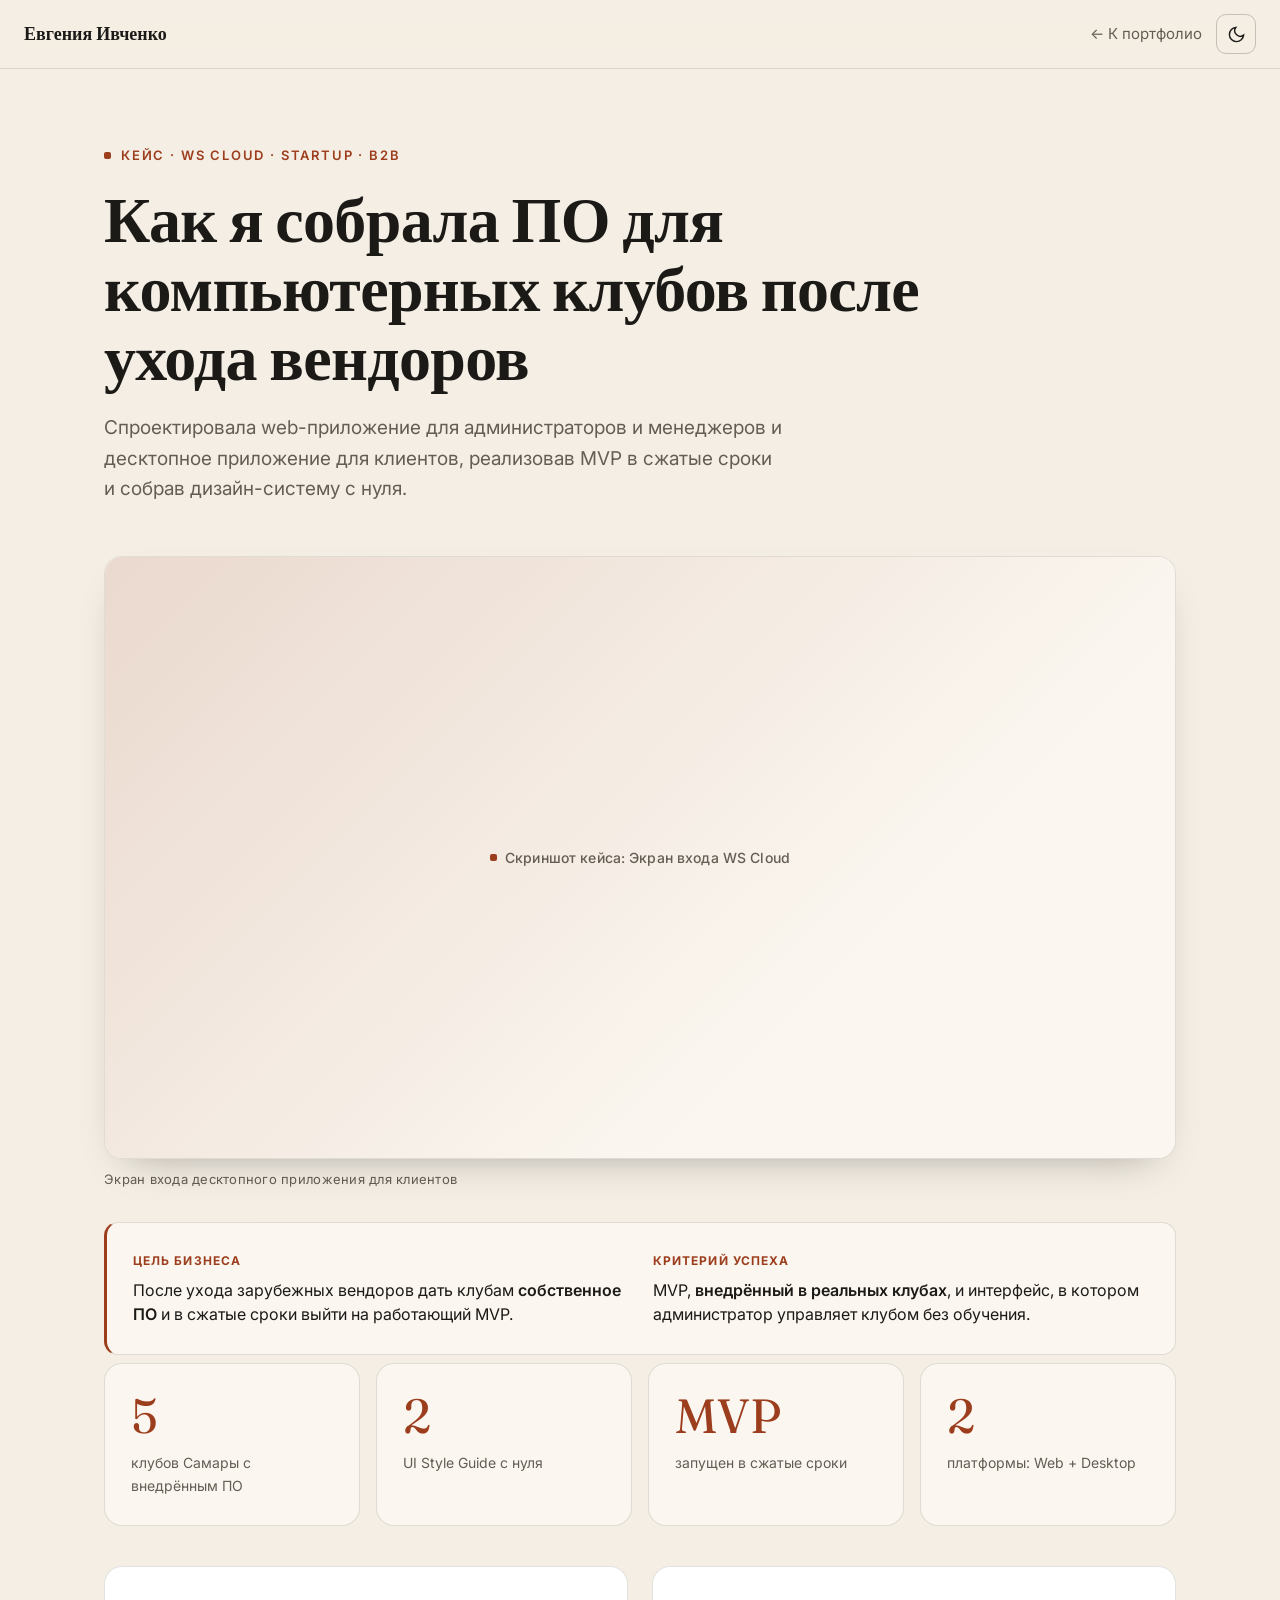
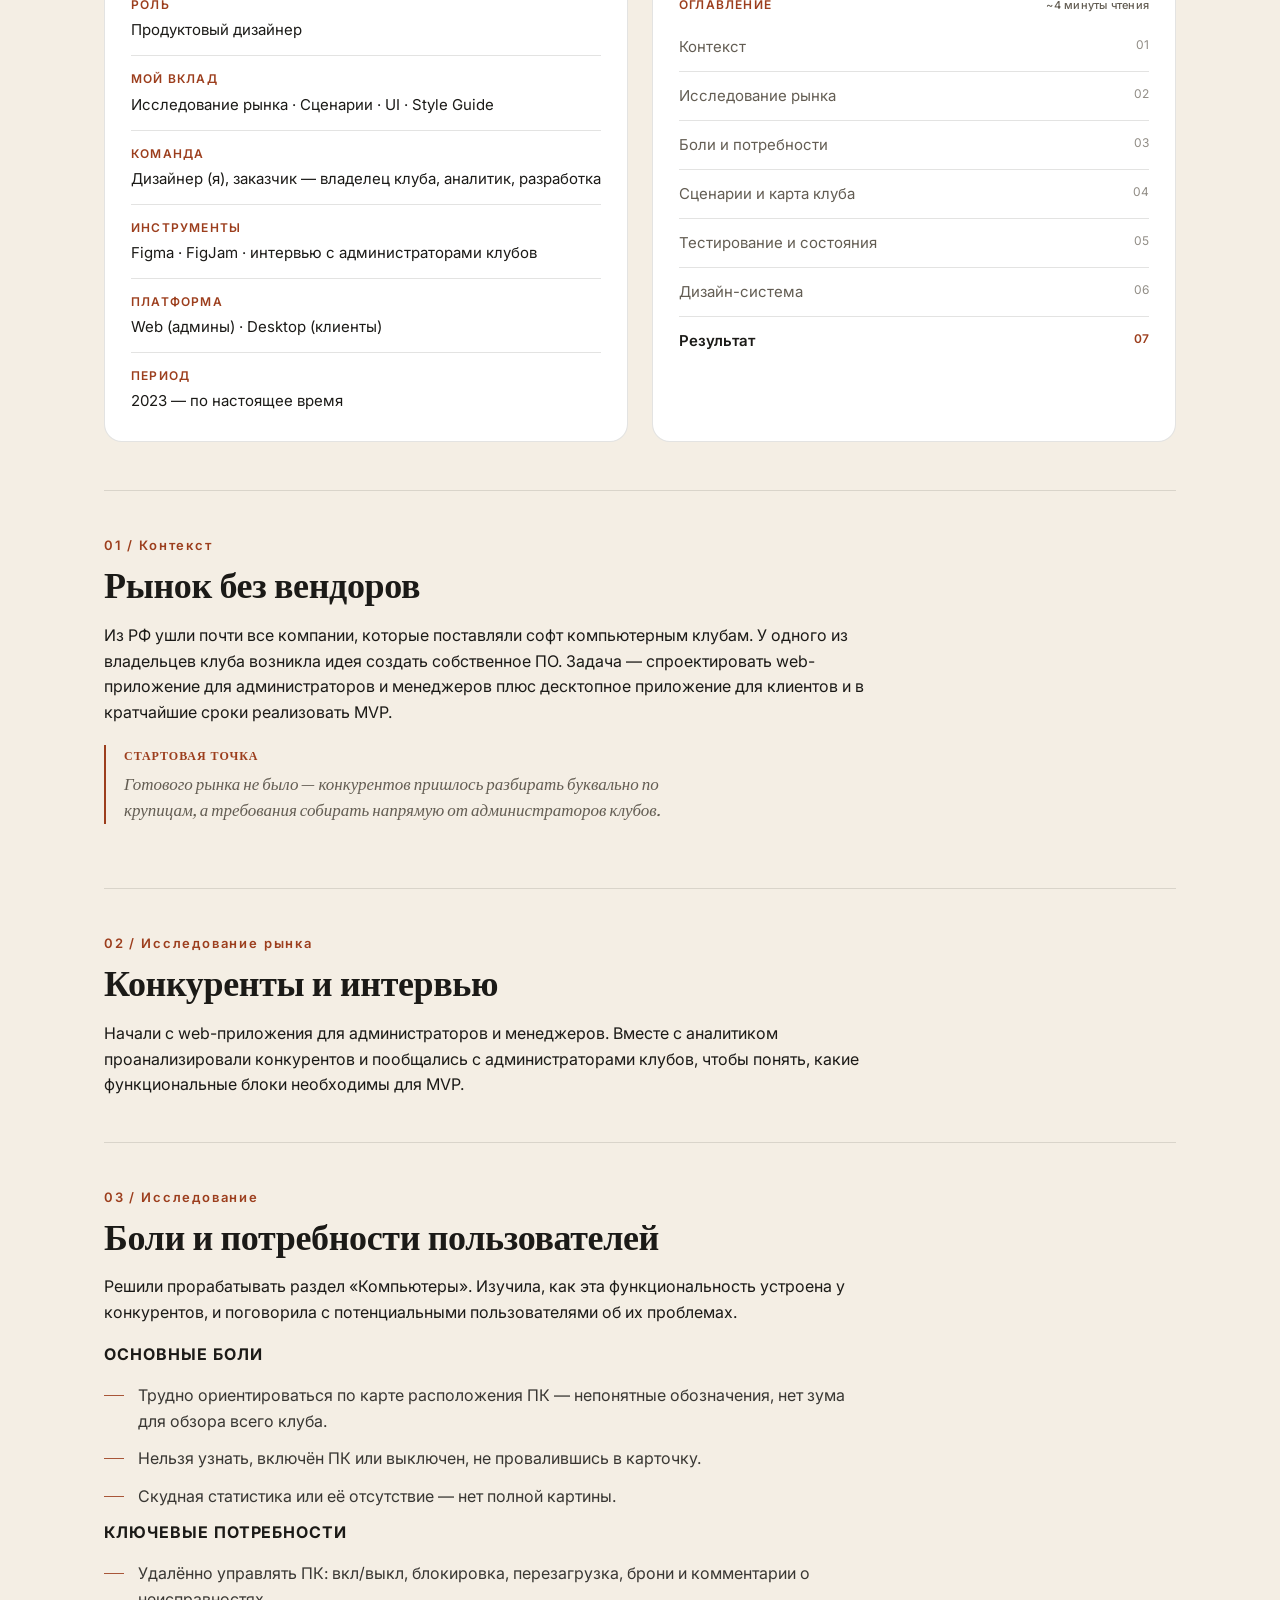
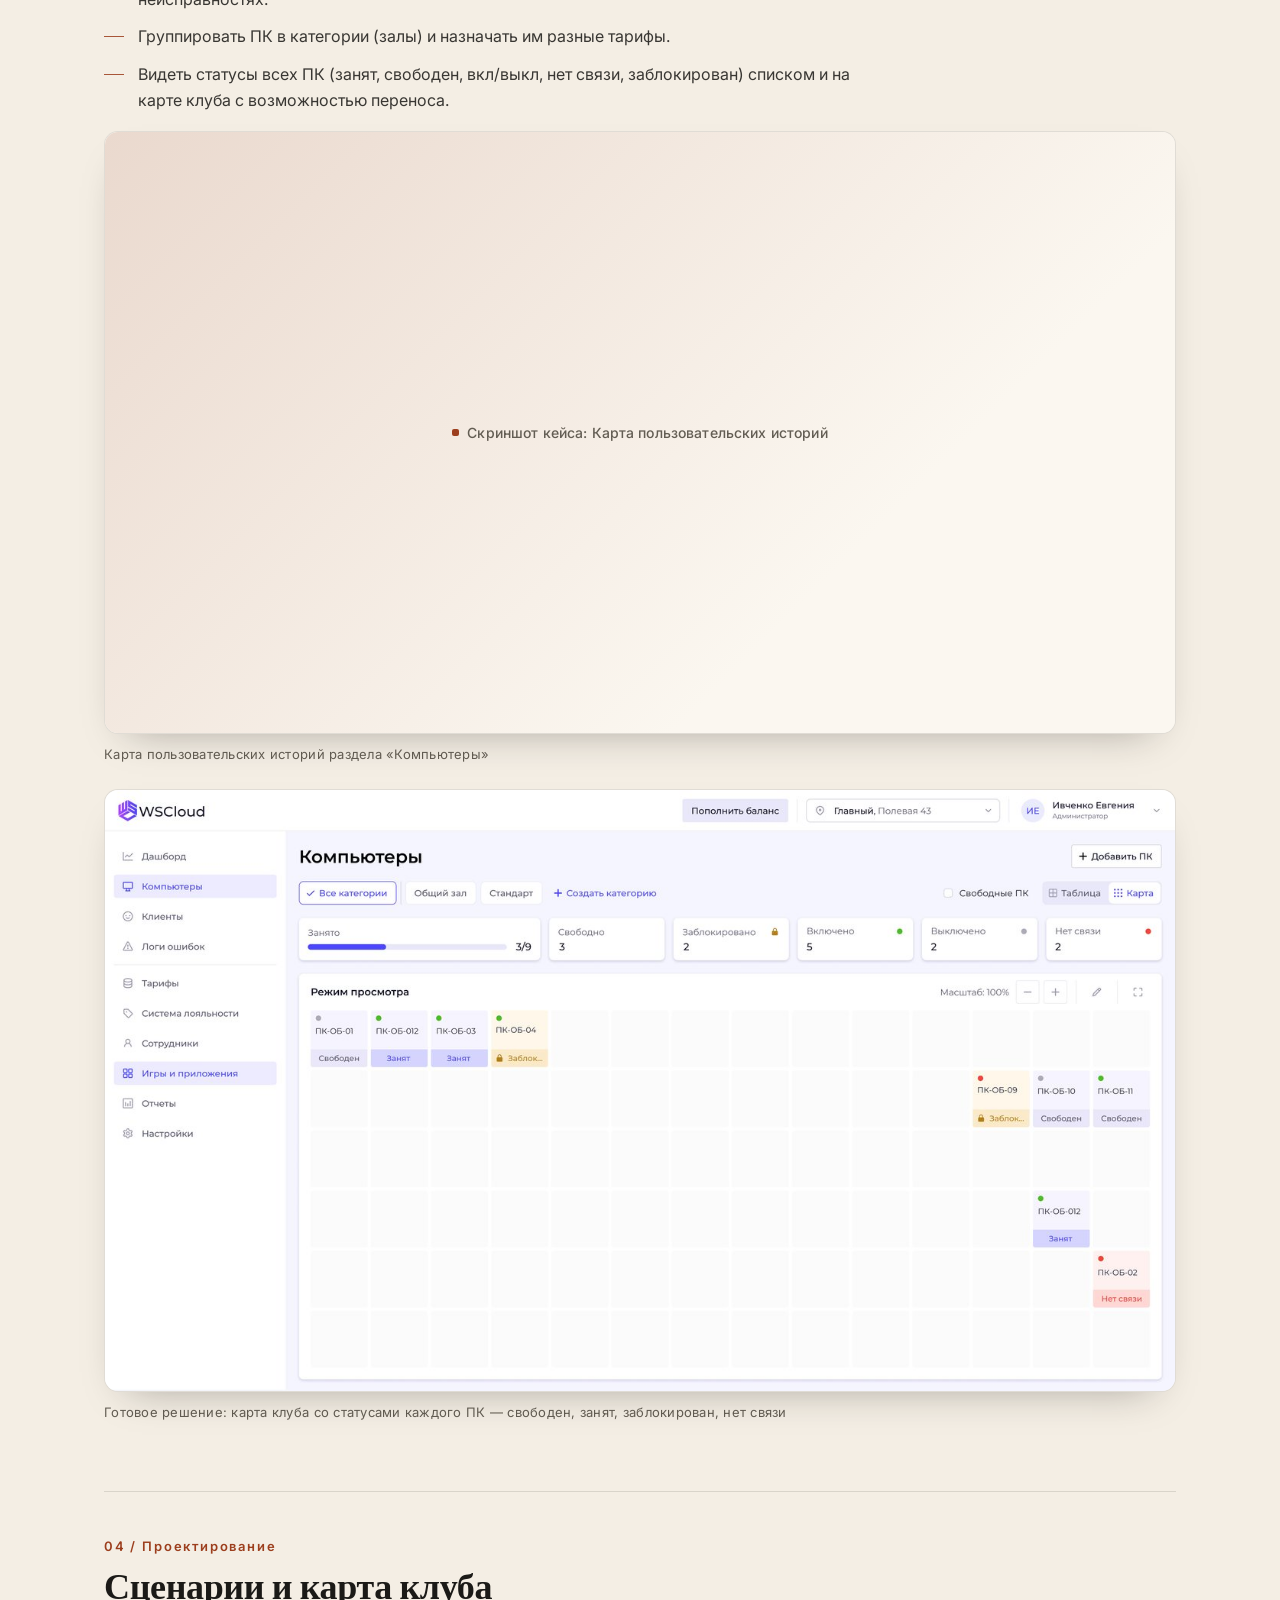
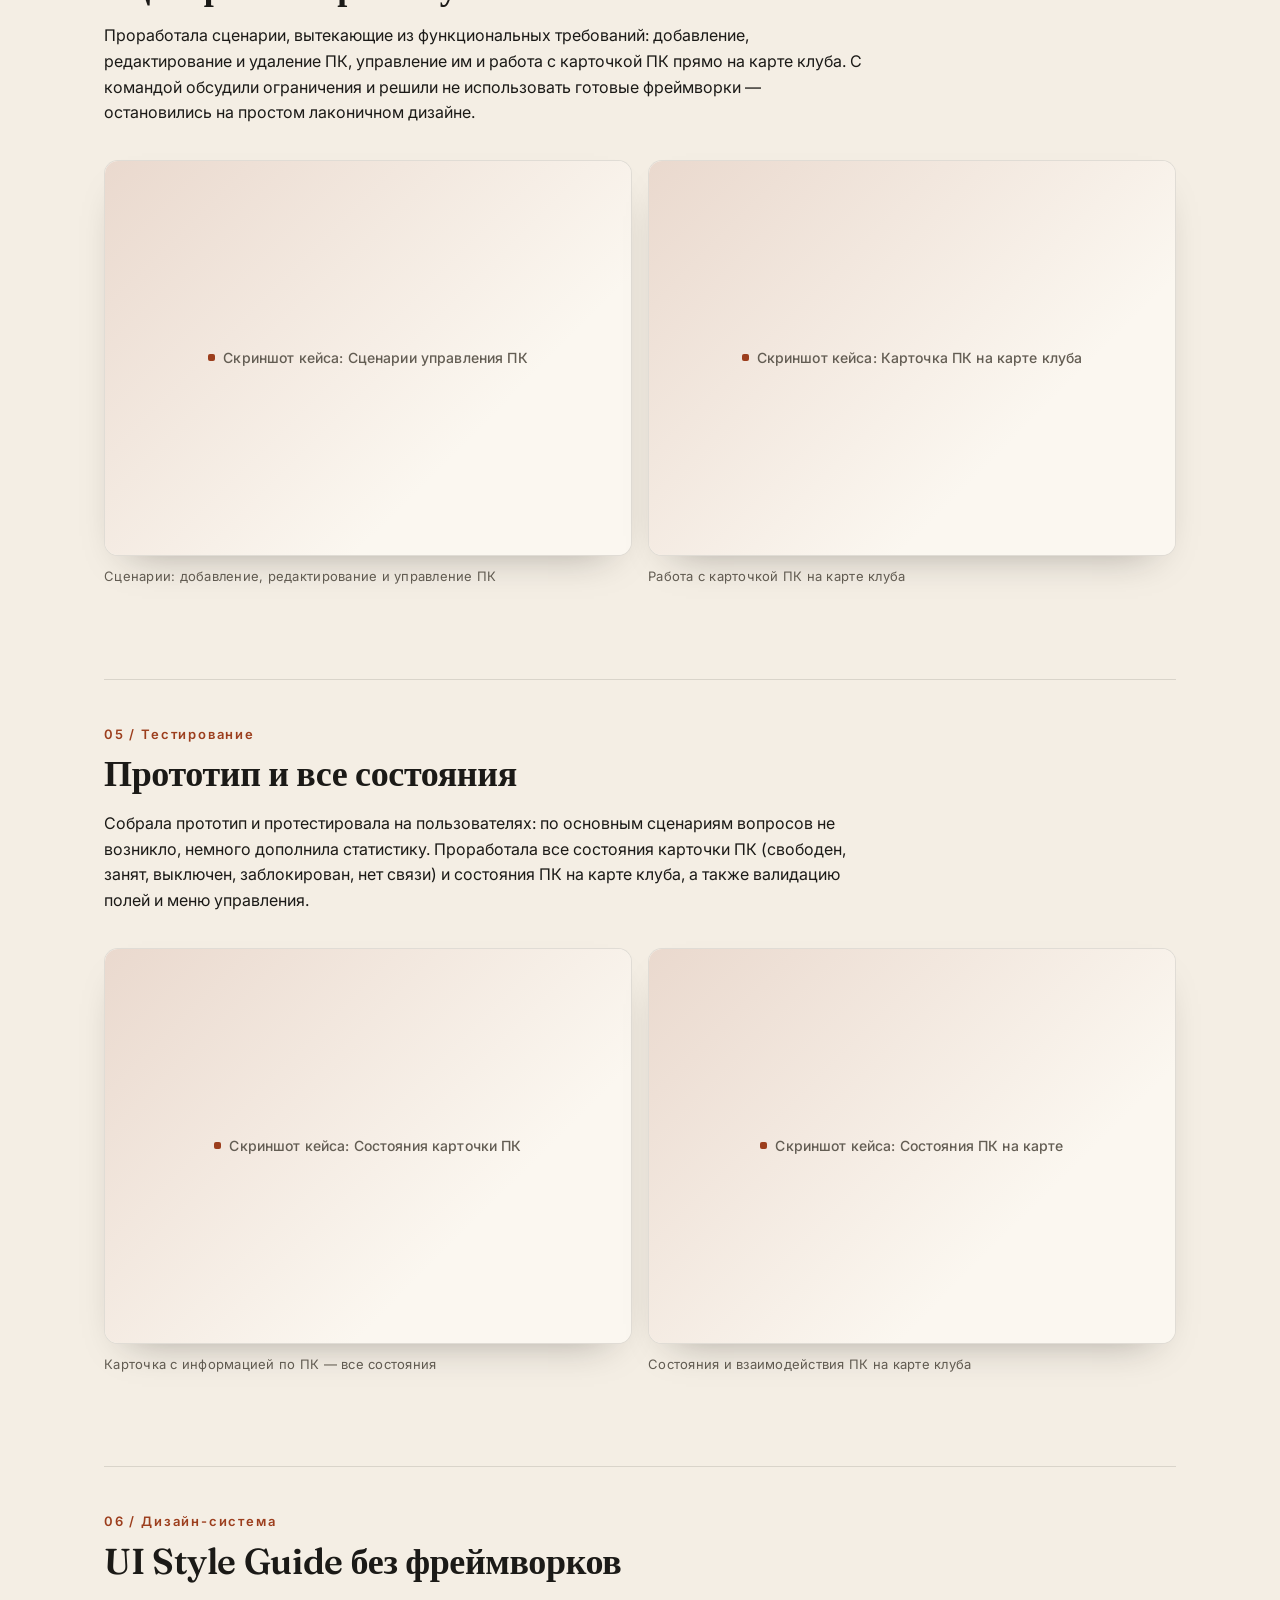
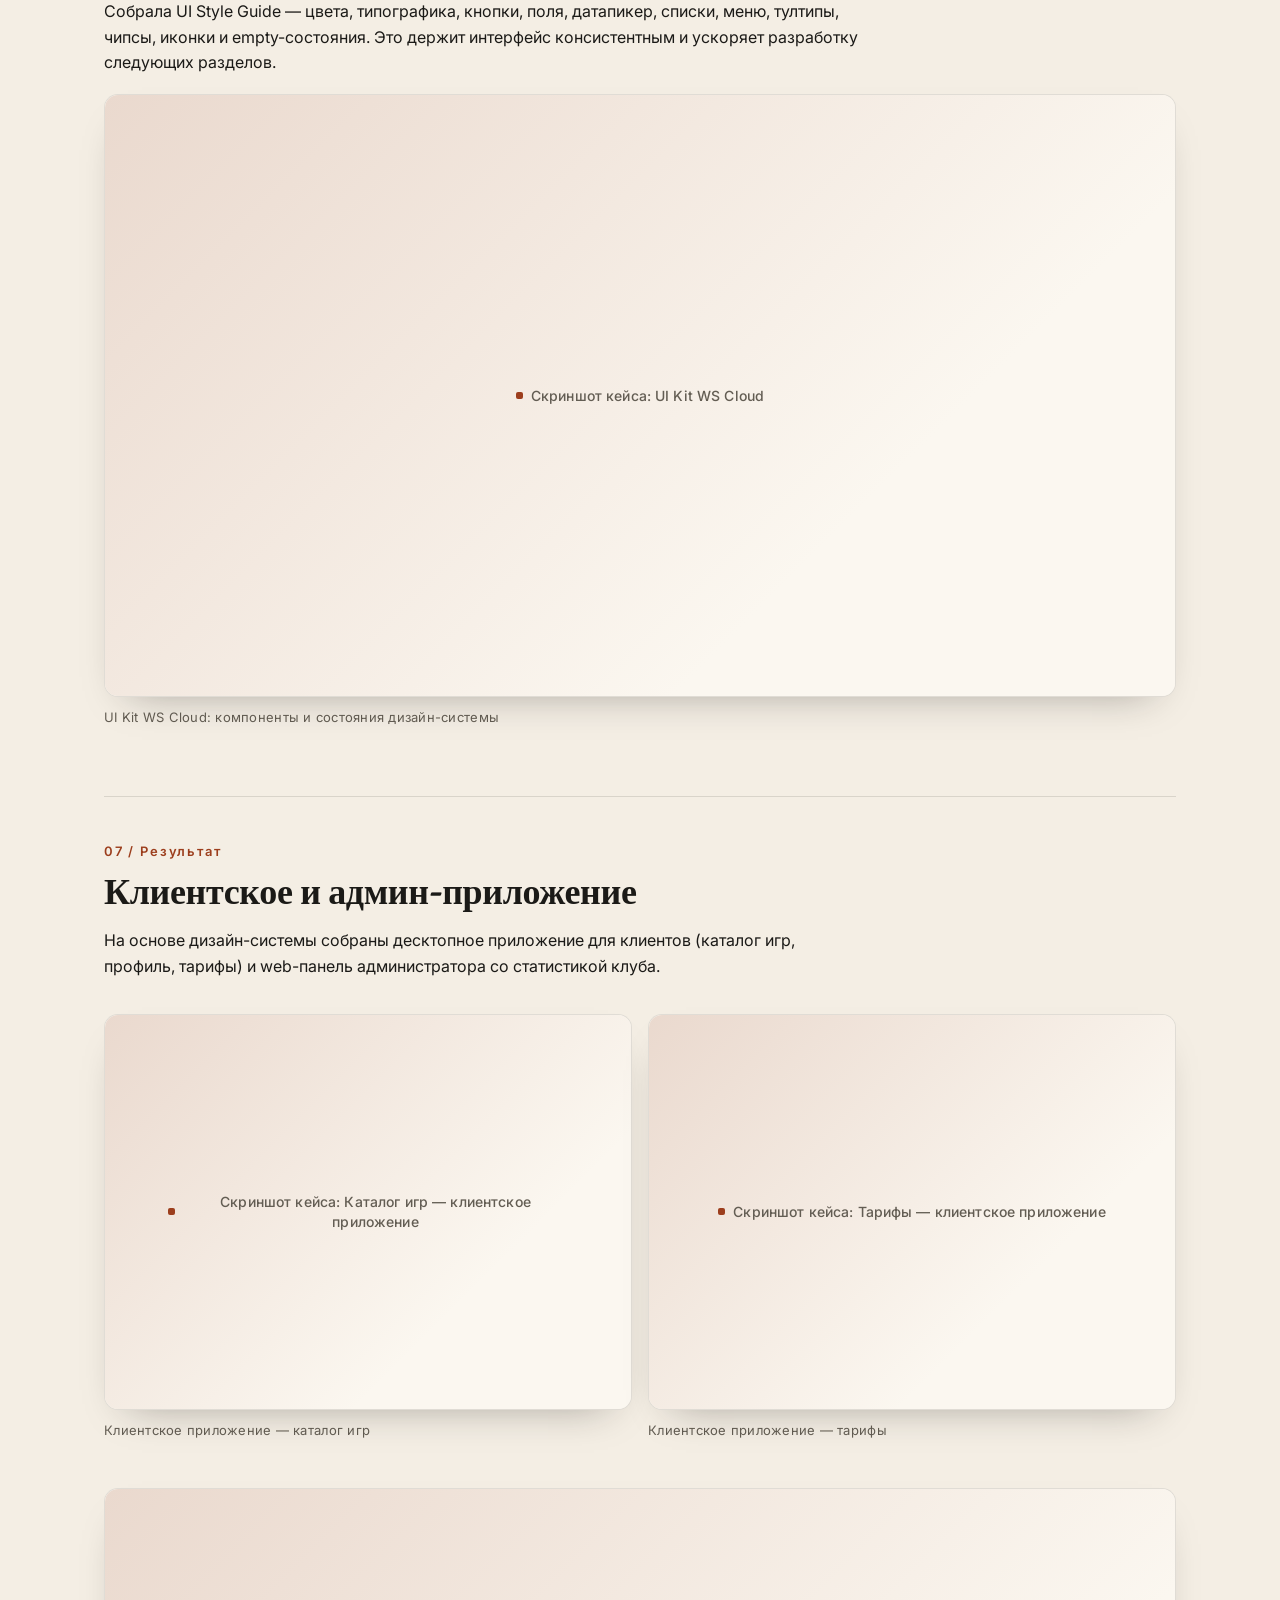
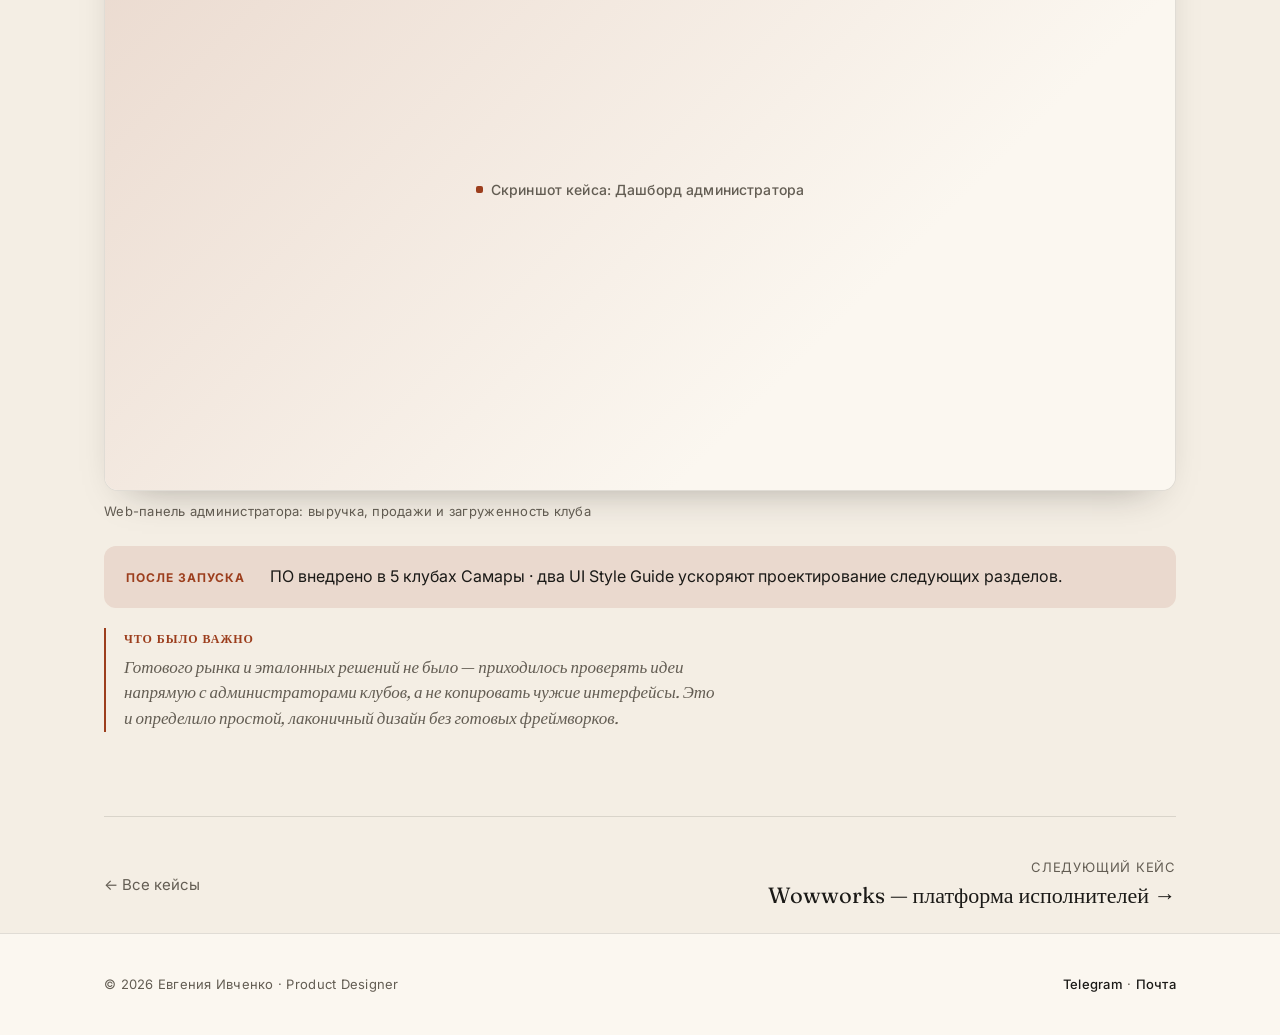
<file: case-wscloud.html>
<!DOCTYPE html>
<html lang="ru" data-theme="light">
<head>
<meta charset="UTF-8">
<meta name="viewport" content="width=device-width, initial-scale=1.0">
<title>WS Cloud — кейс · Евгения Ивченко</title>
<meta name="description" content="Кейс WS Cloud: ПО для компьютерных клубов — web-панель администратора и десктопное приложение для клиентов, от исследования до внедрения.">
<meta name="theme-color" content="#F4EEE4">
<link rel="canonical" href="https://ivchenko.design/case-wscloud.html">
<meta property="og:type" content="article">
<meta property="og:title" content="WS Cloud — кейс · Евгения Ивченко">
<meta property="og:description" content="ПО для компьютерных клубов: web-панель администратора и десктоп для клиентов — от исследования рынка до внедрения в 5 клубах Самары.">
<meta property="og:locale" content="ru_RU">
<meta property="og:url" content="https://ivchenko.design/case-wscloud.html">
<meta property="og:image" content="https://static.tildacdn.info/tild3730-3335-4530-a164-373364633837/Login.png">
<meta property="og:image:width" content="1680">
<meta property="og:image:alt" content="WS Cloud — экран входа десктопного приложения">
<meta name="twitter:card" content="summary_large_image">
<meta name="twitter:title" content="WS Cloud — кейс">
<meta name="twitter:description" content="Собрала ПО для компьютерных клубов и дизайн-систему с нуля. Внедрено в 5 клубах.">
<meta name="twitter:image" content="https://static.tildacdn.info/tild3730-3335-4530-a164-373364633837/Login.png">
<link rel="icon" href="data:image/svg+xml,%3Csvg xmlns='http://www.w3.org/2000/svg' viewBox='0 0 64 64'%3E%3Crect width='64' height='64' rx='14' fill='%231B1A17'/%3E%3Ctext x='50%25' y='54%25' font-family='Georgia,serif' font-size='30' fill='%23F4EEE4' text-anchor='middle' dominant-baseline='middle'%3E%D0%95%D0%98%3C/text%3E%3C/svg%3E">
<link rel="preconnect" href="https://fonts.googleapis.com">
<link rel="preconnect" href="https://fonts.gstatic.com" crossorigin>
<link href="https://fonts.googleapis.com/css2?family=Fraunces:opsz,wght@9..144,400;9..144,500;9..144,600&family=Inter:wght@400;500;600;700&display=swap" rel="stylesheet">
<link rel="stylesheet" href="styles.css">
</head>
<body>
<a id="top"></a>
<a class="skip-link" href="#context">К содержимому</a>
<header class="nav">
  <div class="wrap nav-inner">
    <a class="brand" href="index.html"><span>Евгения Ивченко</span></a>
    <div class="nav-right">
      <a class="back-link" href="index.html#work">← К портфолио</a>
      <button class="theme-toggle" id="themeToggle" aria-label="Переключить тему" title="Светлая / тёмная тема">
        <svg class="icon-moon" viewBox="0 0 24 24" aria-hidden="true"><path d="M21 12.8A9 9 0 1 1 11.2 3a7 7 0 0 0 9.8 9.8z"/></svg>
        <svg class="icon-sun" viewBox="0 0 24 24" aria-hidden="true"><circle cx="12" cy="12" r="4.2"/><path d="M12 2v2M12 20v2M2 12h2M20 12h2M5 5l1.5 1.5M17.5 17.5 19 19M19 5l-1.5 1.5M6.5 17.5 5 19"/></svg>
      </button>
    </div>
  </div>
</header>

<main class="wrap">
  <section class="case-hero">
    <span class="eyebrow kicker">Кейс · WS Cloud · Startup · B2B</span>
    <h1>Как я собрала ПО для компьютерных клубов после ухода вендоров</h1>
    <p class="sub">Спроектировала web-приложение для администраторов и менеджеров и десктопное приложение для клиентов, реализовав MVP в сжатые сроки и собрав дизайн-систему с нуля.</p>
  </section>

  <figure class="case-cover">
    <div class="frame"><img src="https://static.tildacdn.info/tild3730-3335-4530-a164-373364633837/Login.png" alt="Экран входа WS Cloud" fetchpriority="high" decoding="async"></div>
    <figcaption>Экран входа десктопного приложения для клиентов</figcaption>
  </figure>

  <div class="goal-card">
    <div class="g"><div class="k">Цель бизнеса</div><div class="v">После ухода зарубежных вендоров дать клубам <strong>собственное ПО</strong> и в сжатые сроки выйти на работающий MVP.</div></div>
    <div class="g"><div class="k">Критерий успеха</div><div class="v">MVP, <strong>внедрённый в реальных клубах</strong>, и интерфейс, в котором администратор управляет клубом без обучения.</div></div>
  </div>

  <div class="result-strip">
    <div class="stat"><div class="num">5</div><div class="lbl">клубов Самары с внедрённым ПО</div></div>
    <div class="stat"><div class="num">2</div><div class="lbl">UI Style Guide с нуля</div></div>
    <div class="stat"><div class="num">MVP</div><div class="lbl">запущен в сжатые сроки</div></div>
    <div class="stat"><div class="num">2</div><div class="lbl">платформы: Web + Desktop</div></div>
  </div>

  <div class="case-meta">
    <div class="facts">
      <div class="frow"><div class="k">Роль</div><div class="v">Продуктовый дизайнер</div></div>
      <div class="frow"><div class="k">Мой вклад</div><div class="v">Исследование рынка · Сценарии · UI · Style Guide</div></div>
      <div class="frow"><div class="k">Команда</div><div class="v">Дизайнер (я), заказчик — владелец клуба, аналитик, разработка</div></div>
      <div class="frow"><div class="k">Инструменты</div><div class="v">Figma · FigJam · интервью с администраторами клубов</div></div>
      <div class="frow"><div class="k">Платформа</div><div class="v">Web (админы) · Desktop (клиенты)</div></div>
      <div class="frow"><div class="k">Период</div><div class="v">2023 — по настоящее время</div></div>
    </div>
    <div class="toc-card">
      <div class="toc-title">Оглавление <span class="read-time">~4 минуты чтения</span></div>
      <nav class="toc">
        <a href="#context"><span>Контекст</span><span class="tnum">01</span></a>
        <a href="#market"><span>Исследование рынка</span><span class="tnum">02</span></a>
        <a href="#needs"><span>Боли и потребности</span><span class="tnum">03</span></a>
        <a href="#design"><span>Сценарии и карта клуба</span><span class="tnum">04</span></a>
        <a href="#testing"><span>Тестирование и состояния</span><span class="tnum">05</span></a>
        <a href="#system"><span>Дизайн-система</span><span class="tnum">06</span></a>
        <a href="#result"><span>Результат</span><span class="tnum">07</span></a>
      </nav>
    </div>
  </div>

  <div class="case-main">
    <section class="case-section" id="context">
      <span class="snum">01 / Контекст</span>
      <h2>Рынок без вендоров</h2>
      <p>Из РФ ушли почти все компании, которые поставляли софт компьютерным клубам. У одного из владельцев клуба возникла идея создать собственное ПО. Задача — спроектировать web-приложение для администраторов и менеджеров плюс десктопное приложение для клиентов и в кратчайшие сроки реализовать MVP.</p>
      <div class="aside-note"><b>Стартовая точка</b>Готового рынка не было — конкурентов пришлось разбирать буквально по крупицам, а требования собирать напрямую от администраторов клубов.</div>
    </section>

    <section class="case-section" id="market">
      <span class="snum">02 / Исследование рынка</span>
      <h2>Конкуренты и интервью</h2>
      <p>Начали с web-приложения для администраторов и менеджеров. Вместе с аналитиком проанализировали конкурентов и пообщались с администраторами клубов, чтобы понять, какие функциональные блоки необходимы для MVP.</p>
    </section>

    <section class="case-section" id="needs">
      <span class="snum">03 / Исследование</span>
      <h2>Боли и потребности пользователей</h2>
      <p>Решили прорабатывать раздел «Компьютеры». Изучила, как эта функциональность устроена у конкурентов, и поговорила с потенциальными пользователями об их проблемах.</p>
      <p class="lead-label">Основные боли</p>
      <ul class="insight-list">
        <li>Трудно ориентироваться по карте расположения ПК — непонятные обозначения, нет зума для обзора всего клуба.</li>
        <li>Нельзя узнать, включён ПК или выключен, не провалившись в карточку.</li>
        <li>Скудная статистика или её отсутствие — нет полной картины.</li>
      </ul>
      <p class="lead-label">Ключевые потребности</p>
      <ul class="insight-list">
        <li>Удалённо управлять ПК: вкл/выкл, блокировка, перезагрузка, брони и комментарии о неисправностях.</li>
        <li>Группировать ПК в категории (залы) и назначать им разные тарифы.</li>
        <li>Видеть статусы всех ПК (занят, свободен, вкл/выкл, нет связи, заблокирован) списком и на карте клуба с возможностью переноса.</li>
      </ul>
      <figure><div class="frame"><img src="https://static.tildacdn.info/tild3837-3062-4665-a439-326536346265/Group_163.png" alt="Карта пользовательских историй" loading="lazy"></div><figcaption>Карта пользовательских историй раздела «Компьютеры»</figcaption></figure>
      <figure><div class="frame"><img src="images/wscloud-computers-map.jpg" alt="Раздел «Компьютеры»: карта расположения ПК и статусы" loading="lazy"></div><figcaption>Готовое решение: карта клуба со статусами каждого ПК — свободен, занят, заблокирован, нет связи</figcaption></figure>
    </section>

    <section class="case-section" id="design">
      <span class="snum">04 / Проектирование</span>
      <h2>Сценарии и карта клуба</h2>
      <p>Проработала сценарии, вытекающие из функциональных требований: добавление, редактирование и удаление ПК, управление им и работа с карточкой ПК прямо на карте клуба. С командой обсудили ограничения и решили не использовать готовые фреймворки — остановились на простом лаконичном дизайне.</p>
      <div class="shot-row">
        <figure><div class="frame"><img src="https://static.tildacdn.info/tild6332-6461-4363-a337-643230666164/01.png" alt="Сценарии управления ПК" loading="lazy"></div><figcaption>Сценарии: добавление, редактирование и управление ПК</figcaption></figure>
        <figure><div class="frame"><img src="https://static.tildacdn.info/tild6531-6262-4665-a131-306137333532/03.png" alt="Карточка ПК на карте клуба" loading="lazy"></div><figcaption>Работа с карточкой ПК на карте клуба</figcaption></figure>
      </div>
    </section>

    <section class="case-section" id="testing">
      <span class="snum">05 / Тестирование</span>
      <h2>Прототип и все состояния</h2>
      <p>Собрала прототип и протестировала на пользователях: по основным сценариям вопросов не возникло, немного дополнила статистику. Проработала все состояния карточки ПК (свободен, занят, выключен, заблокирован, нет связи) и состояния ПК на карте клуба, а также валидацию полей и меню управления.</p>
      <div class="shot-row">
        <figure><div class="frame"><img src="https://static.tildacdn.info/tild6134-6138-4235-b039-666132393333/Frame_186.png" alt="Состояния карточки ПК" loading="lazy"></div><figcaption>Карточка с информацией по ПК — все состояния</figcaption></figure>
        <figure><div class="frame"><img src="https://static.tildacdn.info/tild3662-6538-4433-b837-303434313766/Frame_150.png" alt="Состояния ПК на карте" loading="lazy"></div><figcaption>Состояния и взаимодействия ПК на карте клуба</figcaption></figure>
      </div>
    </section>

    <section class="case-section" id="system">
      <span class="snum">06 / Дизайн-система</span>
      <h2>UI Style Guide без фреймворков</h2>
      <p>Собрала UI Style Guide — цвета, типографика, кнопки, поля, датапикер, списки, меню, тултипы, чипсы, иконки и empty-состояния. Это держит интерфейс консистентным и ускоряет разработку следующих разделов.</p>
      <figure><div class="frame"><img src="https://static.tildacdn.info/tild6264-3430-4264-b237-313136323837/Frame_238.png" alt="UI Kit WS Cloud" loading="lazy"></div><figcaption>UI Kit WS Cloud: компоненты и состояния дизайн-системы</figcaption></figure>
    </section>

    <section class="case-section" id="result">
      <span class="snum">07 / Результат</span>
      <h2>Клиентское и админ-приложение</h2>
      <p>На основе дизайн-системы собраны десктопное приложение для клиентов (каталог игр, профиль, тарифы) и web-панель администратора со статистикой клуба.</p>
      <div class="shot-row">
        <figure><div class="frame"><img src="https://static.tildacdn.info/tild6666-3736-4237-b161-373239333039/Games_01.png" alt="Каталог игр — клиентское приложение" loading="lazy"></div><figcaption>Клиентское приложение — каталог игр</figcaption></figure>
        <figure><div class="frame"><img src="https://static.tildacdn.info/tild6634-6264-4235-b266-366664663961/Tariffs.png" alt="Тарифы — клиентское приложение" loading="lazy"></div><figcaption>Клиентское приложение — тарифы</figcaption></figure>
      </div>
      <figure><div class="frame"><img src="https://static.tildacdn.info/tild3962-6530-4530-b763-643139316662/Dashboard.png" alt="Дашборд администратора" loading="lazy"></div><figcaption>Web-панель администратора: выручка, продажи и загруженность клуба</figcaption></figure>
      <div class="after"><span class="lead">После запуска</span><span class="val">ПО внедрено в 5 клубах Самары · два UI Style Guide ускоряют проектирование следующих разделов.</span></div>
      <div class="aside-note"><b>Что было важно</b>Готового рынка и эталонных решений не было — приходилось проверять идеи напрямую с администраторами клубов, а не копировать чужие интерфейсы. Это и определило простой, лаконичный дизайн без готовых фреймворков.</div>
    </section>
  </div>

  <nav class="case-nav">
    <a class="back-link" href="index.html#work">← Все кейсы</a>
    <div class="next">
      <div class="lbl">Следующий кейс</div>
      <a class="ttl" href="case-wowworks.html">Wowworks — платформа исполнителей →</a>
    </div>
  </nav>
</main>

<footer class="site">
  <div class="wrap foot-inner">
    <span>© 2026 Евгения Ивченко · Product Designer</span>
    <span><a href="https://t.me/evgeniyaivchenko" target="_blank" rel="noopener">Telegram</a> · <a href="mailto:jane114@list.ru">Почта</a></span>
  </div>
</footer>
<script src="app.js"></script>
</body>
</html>
</file>
<file: styles.css>
:root{
  --paper:#F4EEE4; --surface:#FBF7F0; --card:#FFFFFF;
  --ink:#1B1A17; --muted:#635D53;
  --accent:#9C3E1D; --accent-soft:#EAD9CE;
  --case-cat:#9C4F26; --case-ws:#2F5D53; --case-ww:#825A1D; --case-mg:#33415C;
  --case-cat-tint:#F2E4D8; --case-ws-tint:#E3ECE8; --case-ww-tint:#F1E7D5; --case-mg-tint:#E5E9EE;
  --line:rgba(27,26,23,.12); --line-strong:rgba(27,26,23,.22);
  --header-bg:rgba(244,238,228,.82);
  --shadow:0 18px 40px -24px rgba(27,26,23,.4);
  --radius:18px; --maxw:1120px;
  --sans:"Inter",-apple-system,BlinkMacSystemFont,"Segoe UI",Roboto,Arial,sans-serif;
  --display:"Fraunces",Georgia,"Times New Roman",serif;
}
html[data-theme="dark"]{
  --paper:#151412; --surface:#1C1A16; --card:#232019;
  --ink:#F2EBDD; --muted:#A79E8E;
  --accent:#DB7444; --accent-soft:#3A2A20;
  --line:rgba(242,235,221,.13); --line-strong:rgba(242,235,221,.24);
  --header-bg:rgba(21,20,18,.82);
  --shadow:0 20px 46px -22px rgba(0,0,0,.7);
  --case-cat-tint:#2E2019; --case-ws-tint:#16211D; --case-ww-tint:#2B2013; --case-mg-tint:#191E28;
}
*{box-sizing:border-box;margin:0;padding:0}
/* scroll-behavior stays "auto": smooth is handled selectively via JS (app.js) so that
   in-page nav clicks animate smoothly, while the initial jump to a URL hash on load
   is instant and unaffected by async layout shifts (web fonts / lazy images) */
html{scroll-behavior:auto}

/* ---- accessibility: focus + skip-link ---- */
:focus-visible{outline:2px solid var(--accent);outline-offset:3px;border-radius:6px}
.btn:focus-visible,.chip:focus-visible,.theme-toggle:focus-visible,.burger:focus-visible{outline-offset:4px}
.skip-link{position:absolute;left:12px;top:-60px;z-index:120;background:var(--ink);color:var(--paper);
  padding:10px 16px;border-radius:10px;font-weight:600;font-size:14px;transition:top .2s}
.skip-link:focus{top:12px}

/* ---- image placeholder (fallback for broken/missing images) ---- */
.img-ph{display:flex;align-items:center;justify-content:center;text-align:center;width:100%;height:100%;
  min-height:180px;padding:22px;background:
    linear-gradient(135deg,var(--accent-soft),transparent 70%),var(--surface);
  color:var(--muted);font-size:14px;font-weight:500;letter-spacing:.01em;line-height:1.4}
.img-ph span{max-width:80%}
.img-ph::before{content:"";display:inline-block;width:7px;height:7px;background:var(--accent);border-radius:2px;margin-right:8px;vertical-align:middle}
.case-poster .img-ph{min-height:0}
.frame.is-ph{cursor:default}
.frame.is-ph::after{display:none}
.frame.is-ph:hover img{transform:none}
body{font-family:var(--sans);background:var(--paper);color:var(--ink);line-height:1.6;
  -webkit-font-smoothing:antialiased;text-rendering:optimizeLegibility;transition:background .3s,color .3s}
a{color:inherit;text-decoration:none}
img{max-width:100%;display:block}
.wrap{max-width:var(--maxw);margin:0 auto;padding:0 24px}
section{padding:clamp(64px,9vw,96px) 0}
section[id]{scroll-margin-top:84px}
.eyebrow{display:inline-flex;align-items:center;gap:10px;font-size:13px;font-weight:600;
  letter-spacing:.14em;text-transform:uppercase;color:var(--accent)}
.eyebrow::before{content:"";width:7px;height:7px;flex:none;background:var(--accent);border-radius:2px}
h1,h2,h3{font-family:var(--display);font-weight:600;line-height:1.08;letter-spacing:-.01em}
.section-head{margin-bottom:48px;max-width:720px}
.section-head h2{font-size:clamp(30px,4.4vw,46px)}
.section-head p{color:var(--muted);max-width:560px;font-size:17px;line-height:1.55;margin-top:16px}

/* progress + reveal (reveal only hides when JS is on) */
#progress{position:fixed;top:0;left:0;height:3px;width:0;z-index:100;background:linear-gradient(90deg,var(--accent),#e0895f);transition:width .1s linear}
html.js .reveal{opacity:0;transform:translateY(22px);transition:opacity .7s ease,transform .7s cubic-bezier(.2,.7,.2,1)}
html.js .reveal.in{opacity:1;transform:none}
@media(prefers-reduced-motion:reduce){html.js .reveal{opacity:1;transform:none;transition:none}.marquee-track{animation:none!important}}

/* header */
header.nav{position:sticky;top:0;z-index:50;background:var(--header-bg);
  backdrop-filter:saturate(150%) blur(12px);border-bottom:1px solid var(--line);transition:background .3s}
.nav-inner{display:flex;align-items:center;justify-content:space-between;height:68px;gap:16px}
.brand{display:flex;align-items:center;gap:12px;font-weight:600;font-family:var(--display);font-size:18px}
.brand .mark{width:38px;height:38px;border-radius:10px;flex:none;background:var(--ink);color:var(--paper);
  display:grid;place-items:center;font-family:var(--display);font-size:15px}
nav.links{display:flex;gap:26px}
nav.links a{font-size:15px;color:var(--muted);transition:color .2s}
nav.links a:hover{color:var(--ink)}
nav.links a.active{color:var(--ink)}
nav.links a.active::after{content:"";display:block;height:2px;border-radius:2px;background:var(--accent);margin-top:3px}
.nav-right{display:flex;align-items:center;gap:14px}
.status-pill{display:inline-flex;align-items:center;gap:8px;font-size:13px;font-weight:500;color:var(--ink)}
.dot{width:8px;height:8px;border-radius:50%;background:#328058;box-shadow:0 0 0 3px rgba(50,128,88,.18)}
.back-link{font-size:15px;color:var(--muted);display:inline-flex;align-items:center;gap:7px;transition:color .2s}
.back-link:hover{color:var(--ink)}
.theme-toggle{width:40px;height:40px;border-radius:10px;border:1px solid var(--line-strong);
  background:transparent;color:var(--ink);cursor:pointer;display:grid;place-items:center;transition:.2s}
.theme-toggle:hover{background:var(--accent-soft);border-color:var(--accent)}
.theme-toggle svg{width:19px;height:19px;stroke:currentColor;fill:none;stroke-width:1.8}
html[data-theme="dark"] .icon-moon{display:none}
html[data-theme="light"] .icon-sun{display:none}
/* burger + mobile menu */
.burger{display:none;width:40px;height:40px;border-radius:10px;border:1px solid var(--line-strong);
  background:transparent;color:var(--ink);cursor:pointer;flex-direction:column;align-items:center;
  justify-content:center;gap:5px;padding:0}
.burger span{display:block;width:18px;height:2px;background:currentColor;border-radius:2px;transition:.25s}
body.menu-open .burger span:nth-child(1){transform:translateY(7px) rotate(45deg)}
body.menu-open .burger span:nth-child(2){opacity:0}
body.menu-open .burger span:nth-child(3){transform:translateY(-7px) rotate(-45deg)}
.mobile-menu{position:fixed;inset:0 0 0 auto;width:min(82vw,320px);z-index:60;background:var(--card);
  border-left:1px solid var(--line);box-shadow:var(--shadow);padding:88px 28px 32px;
  transform:translateX(100%);transition:transform .3s cubic-bezier(.2,.7,.2,1);display:flex;flex-direction:column;gap:6px}
body.menu-open .mobile-menu{transform:none}
.mobile-menu a{font-family:var(--display);font-size:22px;color:var(--ink);padding:12px 0;border-bottom:1px solid var(--line)}
.mobile-menu a:last-child{border-bottom:0}
.menu-overlay{position:fixed;inset:0;z-index:55;background:rgba(12,11,9,.5);opacity:0;visibility:hidden;transition:.3s}
body.menu-open .menu-overlay{opacity:1;visibility:visible}
@media(max-width:900px){nav.links{display:none}.status-pill{display:none}.burger{display:flex}}
@media(min-width:901px){.mobile-menu,.menu-overlay{display:none}}

/* filters: empty state */
.no-results{display:none;padding:40px 0;color:var(--muted);font-size:16px}
.cases-grid.is-empty + .no-results{display:block}

/* hero (landing) */
.hero{padding-top:72px;padding-bottom:40px}
.hero-grid{display:grid;grid-template-columns:1.35fr .9fr;gap:56px;align-items:center}
/* wider header band: nav + hero span more of the viewport than the 1120px content sections below */
header.nav .wrap,.hero.wrap{max-width:1320px}
.hero .eyebrow{margin-bottom:22px}
.hero .eyebrow.pill{
  border:1px solid var(--line-strong); border-radius:999px; padding:9px 18px;
  background:var(--card); gap:8px;
}
.hero h1{
  font-size:clamp(38px,6vw,68px); line-height:1.04; margin-bottom:24px;
}
.hero h1 .hl{
  font-style:normal; background:var(--accent-soft); border-radius:8px;
  padding:.02em .18em; box-decoration-break:clone; -webkit-box-decoration-break:clone;
}
.hero .lede{font-size:19px;color:var(--muted);max-width:560px;margin-bottom:32px}

/* clients strip (под hero) */
.clients-strip{
  display:flex; flex-wrap:wrap; align-items:center; gap:14px 32px;
  margin-top:40px; padding-top:28px; border-top:1px solid var(--line);
}
.clients-strip .label{
  font-size:12px; font-weight:700; letter-spacing:.1em; text-transform:uppercase;
  color:var(--muted); white-space:nowrap;
}
.clients-strip .clients-list{ display:flex; flex-wrap:wrap; gap:10px 30px; }
.clients-strip .clients-list span{
  font-family:var(--display); font-size:16px; color:var(--ink); opacity:.82;
}
@media(max-width:640px){ .clients-strip{ flex-direction:column; align-items:flex-start; gap:12px; } }

/* growth timeline (experience overview) */
.timeline{
  position:relative; display:grid; grid-template-columns:repeat(4,1fr); gap:24px;
  margin-bottom:56px;
}
.timeline::before{
  content:""; position:absolute; top:11px; left:0; right:0; height:1px; background:var(--line-strong);
}
.timeline-item{ position:relative; padding-top:44px; }
.timeline-item::before{
  content:""; position:absolute; top:0; left:0; width:24px; height:24px; border-radius:50%;
  border:2px solid var(--line-strong); background:var(--paper);
}
.timeline-year{ font-size:14px; font-weight:700; color:var(--ink); opacity:.55; margin-bottom:8px; }
.timeline-item h4{ font-family:var(--display); font-weight:500; font-size:19px; margin-bottom:6px; }
.timeline-item p{ font-size:14px; color:var(--muted); line-height:1.5; }
@media(max-width:760px){
  .timeline{ grid-template-columns:1fr 1fr; row-gap:36px; }
  .timeline::before{ display:none; }
}
@media(max-width:480px){ .timeline{ grid-template-columns:1fr; } }
.cta-row{display:flex;gap:14px;flex-wrap:wrap}
.btn{display:inline-flex;align-items:center;gap:8px;padding:13px 22px;border-radius:999px;
  font-weight:600;font-size:15px;border:1px solid var(--ink);transition:.2s;cursor:pointer}
.btn.primary{background:var(--ink);color:var(--paper)}
.btn.primary:hover{background:var(--accent);border-color:var(--accent);color:#fff}
.btn.ghost:hover{background:var(--ink);color:var(--paper)}
.portrait-wrap{position:relative}
.portrait{position:relative;z-index:1;aspect-ratio:4/5;border-radius:22px;overflow:hidden;border:1px solid var(--line-strong);background:linear-gradient(150deg,#E7D6C6,#C9A78F)}
.portrait img{width:100%;height:100%;object-fit:cover}
@media(max-width:860px){.hero-grid{grid-template-columns:1fr;gap:40px}.portrait{max-width:340px}}

/* marquee */
.marquee{border-top:1px solid var(--line);border-bottom:1px solid var(--line);overflow:hidden;padding:18px 0;background:var(--surface)}
.marquee-track{display:flex;white-space:nowrap;animation:scroll 34s linear infinite;width:max-content}
.marquee-track span{font-family:var(--display);font-size:18px;color:var(--ink);padding:0 26px;opacity:.75}
.marquee-track .sep{opacity:.4;padding:0}
@keyframes scroll{from{transform:translateX(0)}to{transform:translateX(-50%)}}

/* stats */
.stats{background:var(--surface)}
.stats-intro{max-width:620px;color:var(--muted);font-size:17px;margin-bottom:48px}
.stats-grid{display:grid;grid-template-columns:repeat(5,1fr);gap:16px}
.stat{background:var(--card);border:1px solid var(--line);border-radius:var(--radius);padding:28px 26px}
.stat .num{font-family:var(--display);font-size:clamp(34px,4vw,48px);color:var(--accent);line-height:1}
.stat .lbl{margin-top:12px;font-size:14px;color:var(--muted)}
@media(max-width:900px){.stats-grid{grid-template-columns:repeat(2,1fr)}}
@media(max-width:520px){.stats-grid{grid-template-columns:1fr}}

/* case cards */
.filters{display:flex;gap:2px;flex-wrap:wrap;margin-bottom:36px;align-items:center}
.chip{border:0;background:transparent;color:var(--muted);padding:6px 8px;
  border-radius:6px;font-size:14px;font-weight:500;cursor:pointer;font-family:var(--sans);transition:color .2s}
.chip:hover{color:var(--ink)}
.chip.active{color:var(--ink);text-decoration:underline;text-underline-offset:5px;text-decoration-color:var(--accent);text-decoration-thickness:2px}
.chip:not(:last-child)::after{content:"·";color:var(--line-strong);margin-left:6px;font-weight:400;text-decoration:none}
.cases-grid{display:grid;grid-template-columns:repeat(2,1fr);gap:24px}
@media(max-width:760px){.cases-grid{grid-template-columns:1fr}}
.case-card{background:var(--card);border:1px solid var(--line);border-radius:var(--radius);overflow:hidden;
  display:flex;flex-direction:column;transition:transform .25s,box-shadow .25s,border-color .25s}
.case-card:hover{transform:translateY(-4px);box-shadow:var(--shadow);border-color:var(--line-strong)}
.case-poster{position:relative;aspect-ratio:16/11;overflow:hidden;border-bottom:1px solid var(--line);
  display:flex;align-items:center;justify-content:center;padding:30px}
.case-poster.tone-cat{background:var(--case-cat-tint)}
.case-poster.tone-ws{background:var(--case-ws-tint)}
.case-poster.tone-ww{background:var(--case-ww-tint)}
.case-poster.tone-mg{background:var(--case-mg-tint)}
.case-index{position:absolute;top:16px;left:18px;font-family:var(--display);font-size:13px;
  letter-spacing:.12em;color:var(--ink);opacity:.5;z-index:3}
/* card thumbnail: browser-window chrome around the real screenshot, on a pale tinted
   backdrop instead of a saturated brand block — window shape stays constant, the
   screenshot's own aspect ratio decides the rest, so nothing gets cropped */
.collage{position:relative;width:90%;background:var(--card);border-radius:10px;
  border:1px solid var(--line-strong);overflow:hidden;box-shadow:var(--shadow);
  padding-top:23px;box-sizing:border-box;transition:transform .35s ease}
.collage::after{content:"";position:absolute;top:10px;left:11px;width:6px;height:6px;border-radius:50%;
  background:var(--line-strong);box-shadow:11px 0 0 var(--line-strong),22px 0 0 var(--line-strong)}
.collage img{width:100%;display:block}
.case-card:hover .collage{transform:translateY(-2px)}
.case-body{padding:26px;display:flex;flex-direction:column;gap:10px;flex:1}
.case-body .co{font-size:12px;font-weight:700;letter-spacing:.1em;text-transform:uppercase;color:var(--accent)}
.tags{display:flex;gap:8px;flex-wrap:wrap}
.tag{font-size:12px;font-weight:600;letter-spacing:.04em;text-transform:uppercase;color:var(--muted);
  border:1px solid var(--line);border-radius:6px;padding:4px 9px}
.case-body h3{font-size:23px}
.case-body p{color:var(--muted);font-size:15px}
.metric-badge{margin-top:auto;display:inline-flex;align-items:center;gap:8px;font-size:14px;font-weight:600;color:var(--accent)}

/* services */
.services{background:var(--surface)}
.svc-grid{display:grid;grid-template-columns:repeat(3,1fr);gap:24px}
@media(max-width:860px){.svc-grid{grid-template-columns:1fr}}
.svc{background:var(--card);border:1px solid var(--line);border-radius:var(--radius);padding:28px 26px}
.svc-num{display:block;font-size:13px;font-weight:600;letter-spacing:.14em;color:var(--ink);opacity:.35}
.svc h3{font-size:20px;margin:14px 0 8px}
.svc p{color:var(--muted);font-size:15px}

/* experience */
.exp-item{display:grid;grid-template-columns:150px 1fr;gap:32px;padding:32px 0;border-top:1px solid var(--line)}
.exp-item:last-child{border-bottom:1px solid var(--line)}
.exp-item .years{font-size:15px;color:var(--muted);font-weight:500;padding-top:4px}
.exp-item h3{font-size:24px;margin-bottom:4px}
.exp-item .role{color:var(--ink);font-weight:600;font-size:14px;letter-spacing:.03em;margin-bottom:12px;display:block}
.exp-item p{color:var(--ink);opacity:.86;font-size:15px;max-width:640px}
@media(max-width:640px){.exp-item{grid-template-columns:1fr;gap:8px}}

/* about */
.about-grid{display:grid;grid-template-columns:1.3fr .8fr;gap:56px;align-items:start}
@media(max-width:860px){.about-grid{grid-template-columns:1fr;gap:36px}}
.about-grid h3{font-size:26px;margin-bottom:20px;max-width:520px}
.about-grid p{color:var(--ink);opacity:.86;margin-bottom:16px}
.about-grid strong{color:var(--ink);font-weight:600}
.meta{border:1px solid var(--line);border-radius:var(--radius);overflow:hidden;background:var(--card)}
.meta .row{display:flex;justify-content:space-between;gap:16px;padding:15px 20px;border-bottom:1px solid var(--line);font-size:15px}
.meta .row:last-child{border-bottom:0}
.meta .row .k{color:var(--muted)}
.meta .row .v{font-weight:600;text-align:right}

/* contact */
.contact{text-align:center}
.contact h2{font-size:clamp(34px,5.6vw,60px);margin-bottom:28px}
.contact h2 .hl{font-style:italic}
.contact .lede{font-size:18px;color:var(--muted);max-width:600px;margin:-8px auto 32px}
.contact .cta-row{justify-content:center;margin-bottom:20px}
.contact .note{color:var(--muted);font-size:15px;letter-spacing:.01em}
footer.site{border-top:1px solid var(--line);padding:40px 0;background:var(--surface)}
.foot-inner{display:flex;justify-content:space-between;align-items:center;gap:10px 22px;flex-wrap:wrap;color:var(--muted);font-size:13px;letter-spacing:.02em}
.foot-inner a{color:var(--ink);font-weight:500}
.foot-inner a:hover{color:var(--accent)}
.facts .v a:hover,.other-item h3 a:hover,.after .val a:hover{color:var(--accent)}

/* ============ CASE PAGE ============ */
.case-hero{padding:72px 0 8px}
.case-hero .kicker{margin-bottom:18px}
.case-hero h1{font-size:clamp(34px,5.6vw,64px);max-width:900px;margin-bottom:22px}
.case-hero .sub{color:var(--muted);font-size:19px;max-width:680px}
.case-cover{margin:44px 0 8px}
.case-cover .frame{border-radius:var(--radius);aspect-ratio:16/9;background:var(--surface);display:flex;align-items:center;justify-content:center}
.case-cover .frame img{width:100%;height:100%;object-fit:contain}

/* meta + toc */
.case-meta{display:grid;grid-template-columns:1fr 1fr;gap:24px;margin:40px 0 8px}
@media(max-width:760px){.case-meta{grid-template-columns:1fr}}
.facts,.toc-card{background:var(--card);border:1px solid var(--line);border-radius:var(--radius);padding:28px 26px}
.facts .frow{padding:13px 0;border-bottom:1px solid var(--line)}
.facts .frow:first-child{padding-top:0}
.facts .frow:last-child{border-bottom:0;padding-bottom:0}
.facts .k{font-size:12px;font-weight:600;letter-spacing:.1em;text-transform:uppercase;color:var(--accent);margin-bottom:4px}
.facts .v{font-size:15px}
.toc-card .toc-title{display:flex;align-items:baseline;justify-content:space-between;gap:10px;font-size:12px;font-weight:600;letter-spacing:.1em;text-transform:uppercase;color:var(--accent);margin-bottom:8px}
.toc-card .read-time{font-size:11px;font-weight:500;letter-spacing:.02em;text-transform:none;color:var(--muted)}
.toc a{display:flex;justify-content:space-between;gap:12px;padding:12px 0;border-bottom:1px solid var(--line);font-size:15px;color:var(--muted);transition:color .2s}
.toc a:last-child{border-bottom:0}
.toc a .tnum{font-size:12px;color:var(--muted);opacity:.7}
.toc a:hover{color:var(--ink)}
.toc a.active{color:var(--ink);font-weight:600}
.toc a.active .tnum{color:var(--accent);opacity:1}

/* case sections */
.case-main{padding:40px 0 20px}
.case-section{padding:44px 0;border-top:1px solid var(--line);scroll-margin-top:90px}
.case-section .snum{font-size:13px;font-weight:600;letter-spacing:.14em;color:var(--accent);display:block;margin-bottom:10px}
.case-section h2{font-size:clamp(26px,3.4vw,36px);margin-bottom:18px;max-width:760px}
.case-section p{color:var(--ink);opacity:.86;margin-bottom:16px;max-width:760px;font-size:16px}
.case-section p:last-child{margin-bottom:0}
.lead-label{font-size:13px;font-weight:700;letter-spacing:.06em;text-transform:uppercase;color:var(--muted);margin-bottom:8px}
.hyp{display:grid;grid-template-columns:1fr 1fr;gap:16px;margin:8px 0}
@media(max-width:680px){.hyp{grid-template-columns:1fr}}
.hyp .card{background:var(--surface);border:1px solid var(--line);border-left:3px solid var(--accent);border-radius:12px;padding:18px 20px}
.hyp .card b{font-size:12px;font-weight:700;letter-spacing:.08em;color:var(--muted)}
.hyp .card p{margin:8px 0 0;font-size:15px}
.hyp .card .verdict{display:inline-block;margin-top:12px;font-size:12px;font-weight:700;letter-spacing:.04em;
  text-transform:uppercase;color:var(--accent);background:var(--accent-soft);padding:4px 10px;border-radius:6px}

/* fraction-style finding cards (research / test results) */
.finding-grid{display:grid;grid-template-columns:1fr 1fr;gap:16px;margin:16px 0}
@media(max-width:680px){.finding-grid{grid-template-columns:1fr}}
.finding{background:var(--surface);border:1px solid var(--line);border-left:3px solid var(--accent);border-radius:12px;padding:20px 22px}
.finding .fnum{font-family:var(--display);font-size:clamp(28px,3.4vw,36px);color:var(--accent);line-height:1}
.finding .flbl{display:block;margin-top:8px;font-size:14px;font-weight:600;color:var(--ink)}
.finding p{margin:6px 0 0;font-size:14px;color:var(--muted)}
.insight-list{list-style:none;display:flex;flex-direction:column;gap:12px;margin:10px 0;max-width:760px}
.insight-list li{position:relative;padding-left:34px;color:var(--ink);opacity:.86}
.insight-list li::before{content:"";position:absolute;left:0;top:12px;width:20px;height:1px;background:var(--accent)}
.insight-list li strong{font-weight:700}
.result-strip{display:grid;grid-template-columns:repeat(4,1fr);gap:16px;margin:8px 0}
@media(max-width:820px){.result-strip{grid-template-columns:repeat(2,1fr)}}
.result-strip .stat{background:var(--surface)}

/* figures */
figure{margin:18px 0 24px}
.case-section>figure,.case-section>.shot-row{margin-bottom:24px}
.frame{position:relative;border:1px solid var(--line);border-radius:14px;overflow:hidden;background:var(--card);box-shadow:var(--shadow);cursor:zoom-in}
.frame img{width:100%;display:block;transition:transform .55s cubic-bezier(.2,.7,.2,1)}
.frame:hover img{transform:scale(1.035)}
.frame::after{content:"⤢ Открыть";position:absolute;top:10px;right:10px;padding:6px 10px;border-radius:8px;
  background:rgba(20,19,16,.66);color:#fff;font:600 12px/1 var(--sans);letter-spacing:.03em;opacity:0;
  transform:translateY(-4px);transition:.25s;pointer-events:none;backdrop-filter:blur(3px)}
.frame:hover::after{opacity:1;transform:none}
figcaption{margin-top:10px;font-size:13px;color:var(--muted);letter-spacing:.02em}
/* shot-row: pair figures at a consistent visual size regardless of each screenshot's
   native aspect ratio — letterbox into an equal-height frame instead of stretching
   one image taller/wider than its neighbour */
.shot-row{display:grid;grid-template-columns:1fr 1fr;gap:16px}
.shot-row .frame{aspect-ratio:4/3;background:var(--surface);display:flex;align-items:center;justify-content:center}
.shot-row .frame img{width:100%;height:100%;object-fit:contain}
@media(max-width:680px){.shot-row{grid-template-columns:1fr}.shot-row .frame{aspect-ratio:16/11}}
/* standalone single-shot figures (incl. .artifact): same letterboxing idea as shot-row,
   so a tall phone crop and a wide dashboard export both sit in the same shaped frame
   instead of one towering over the page and the other looking tiny */
.case-section>figure .frame{aspect-ratio:16/9;background:var(--surface);display:flex;align-items:center;justify-content:center}
.case-section>figure .frame img{width:100%;height:100%;object-fit:contain}
@media(max-width:680px){.case-section>figure .frame{aspect-ratio:4/3}}

/* next-case nav */
.case-nav{border-top:1px solid var(--line);padding:40px 0 20px;display:flex;justify-content:space-between;gap:16px;flex-wrap:wrap;align-items:center}
.case-nav .next{text-align:right}
.case-nav .lbl{font-size:13px;color:var(--muted);letter-spacing:.06em;text-transform:uppercase}
.case-nav .ttl{font-family:var(--display);font-size:22px;margin-top:4px}
.case-nav a.ttl:hover{color:var(--accent)}

/* lightbox (injected by app.js) */
#lb{position:fixed;inset:0;z-index:200;display:none;align-items:center;justify-content:center;background:rgba(12,11,9,.93);backdrop-filter:blur(5px);overflow:hidden}
#lb.open{display:flex}
#lb .lb-img{max-width:92vw;max-height:84vh;border-radius:10px;box-shadow:0 30px 90px -20px rgba(0,0,0,.8);
  cursor:zoom-in;user-select:none;-webkit-user-drag:none}
#lb .lb-img.zoomed{cursor:grab}
#lb .lb-img.zoomed.dragging{cursor:grabbing}
#lb .lb-cap{position:fixed;bottom:20px;left:0;right:0;text-align:center;color:#e9e4da;font-size:14px;padding:0 24px;pointer-events:none}
#lb .lb-count{position:fixed;top:22px;left:26px;color:#b7b0a4;font-size:13px;letter-spacing:.1em}
#lb .lb-zoomlvl{position:fixed;top:22px;left:50%;transform:translateX(-50%);color:#b7b0a4;font-size:13px;letter-spacing:.05em;pointer-events:none;display:none}
#lb .lb-hint{position:fixed;bottom:56px;left:0;right:0;text-align:center;color:#e9e4da;font-size:13px;
  opacity:0;transition:opacity .4s;pointer-events:none;letter-spacing:.01em}
#lb .lb-hint.show{opacity:.85}
#lb button{position:fixed;background:rgba(255,255,255,.09);border:1px solid rgba(255,255,255,.22);color:#fff;width:48px;height:48px;border-radius:50%;font-size:22px;cursor:pointer;display:grid;place-items:center;transition:.2s;z-index:2}
#lb button:hover{background:rgba(255,255,255,.2)}
#lb .lb-close{top:18px;right:24px;font-size:18px}
#lb .lb-prev{left:24px;top:50%;transform:translateY(-50%)}
#lb .lb-next{right:24px;top:50%;transform:translateY(-50%)}
@media(max-width:640px){#lb .lb-prev{left:8px}#lb .lb-next{right:8px}#lb button{width:42px;height:42px}#lb .lb-img{max-width:96vw}#lb .lb-zoomlvl{display:none!important}}

/* ============ v2 additions ============ */

/* hero verbs — hover highlight (приём Глории Ло) */
.verbs{display:flex;flex-wrap:wrap;align-items:center;gap:6px 12px;margin:0 0 28px;
  font-family:var(--display);font-size:clamp(19px,2.2vw,24px);line-height:1.2}
.verbs b{font-weight:500;color:var(--ink);cursor:default;transition:color .25s,transform .25s;display:inline-block}
.verbs b:hover{transform:translateY(-2px)}
.verbs b:nth-of-type(1):hover{color:#B14A2C}
.verbs b:nth-of-type(2):hover{color:#3E7C59}
.verbs b:nth-of-type(3):hover{color:#2F6DB0}
.verbs b:nth-of-type(4):hover{color:#B0872F}
.verbs i{color:var(--accent);font-style:normal;opacity:.6;font-size:.8em}

/* skills / tools inventory */
.skills-grid{display:grid;grid-template-columns:repeat(4,1fr);gap:24px}
@media(max-width:900px){.skills-grid{grid-template-columns:repeat(2,1fr)}}
@media(max-width:520px){.skills-grid{grid-template-columns:1fr}}
.skill-col{background:var(--card);border:1px solid var(--line);border-radius:var(--radius);padding:28px 26px}
.skill-col h3{font-size:13px;font-weight:700;letter-spacing:.09em;text-transform:uppercase;color:var(--muted);margin-bottom:14px}
.skill-col ul{list-style:none;display:flex;flex-direction:column;gap:9px}
.skill-col li{font-size:14.5px;color:var(--ink);opacity:.85;padding-left:16px;position:relative}
.skill-col li::before{content:"";position:absolute;left:0;top:9px;width:7px;height:1px;background:var(--accent)}

/* other work */
.other-list{border-top:1px solid var(--line)}
.other-item{display:grid;grid-template-columns:1fr auto;gap:20px;align-items:baseline;padding:28px 0;border-bottom:1px solid var(--line)}
.other-item h3{font-size:19px;margin-bottom:4px}
.other-item p{color:var(--muted);font-size:14.5px;max-width:640px}
.other-item .kind{font-size:12px;font-weight:600;letter-spacing:.06em;text-transform:uppercase;color:var(--muted);white-space:nowrap}

/* case: business goal / success criteria (урок Эми Ву) */
.goal-card{display:grid;grid-template-columns:1fr 1fr;gap:24px;background:var(--surface);
  border:1px solid var(--line);border-left:3px solid var(--accent);border-radius:14px;padding:28px 26px;margin:32px 0 8px}
@media(max-width:680px){.goal-card{grid-template-columns:1fr;gap:16px}}
.goal-card .g .k{font-size:12px;font-weight:700;letter-spacing:.09em;text-transform:uppercase;color:var(--accent);margin-bottom:8px}
.goal-card .g .v{font-size:16px;color:var(--ink);line-height:1.5}
.goal-card .g .v strong{font-weight:600}

/* case: margin / reflection note (приём Элизабет Лин) */
.aside-note{border-left:2px solid var(--accent);padding:2px 0 2px 18px;margin:20px 0;max-width:620px;
  font-family:var(--display);font-style:italic;font-size:17px;line-height:1.5;color:var(--muted)}
.aside-note b{font-style:normal;font-weight:600;color:var(--accent);display:block;font-size:12px;letter-spacing:.08em;
  text-transform:uppercase;margin-bottom:6px}

/* case: after-launch outcome band */
.after{display:flex;flex-wrap:wrap;gap:10px 26px;align-items:baseline;background:var(--accent-soft);
  border-radius:12px;padding:18px 22px;margin:20px 0 4px}
.after .lead{font-size:12px;font-weight:700;letter-spacing:.08em;text-transform:uppercase;color:var(--accent)}
.after .val{font-size:16px;color:var(--ink)}
html[data-theme="dark"] .after{background:var(--accent-soft)}
.values{margin-top:24px}
.section-head p em{font-style:italic;opacity:.75}

/* ============ v2.1: showreel + process artifacts ============ */

/* showreel — auto-scrolling strip of real screens */
.showreel{border-top:1px solid var(--line);border-bottom:1px solid var(--line);
  overflow:hidden;background:var(--surface);padding:26px 0}
.showreel-track{display:flex;gap:22px;width:max-content;animation:reel 60s linear infinite}
.showreel:hover .showreel-track{animation-play-state:paused}
.showreel figure{width:clamp(240px,26vw,340px);flex:none;margin:0}
.showreel .frame{border:1px solid var(--line);border-radius:12px;overflow:hidden;
  box-shadow:0 14px 34px -22px rgba(27,26,23,.5);background:var(--card);cursor:default}
.showreel .frame::after{display:none}
.showreel .frame img{width:100%;height:190px;object-fit:cover;object-position:top;display:block}
@keyframes reel{from{transform:translateX(0)}to{transform:translateX(-50%)}}
@media(prefers-reduced-motion:reduce){.showreel-track{animation:none;flex-wrap:nowrap;overflow-x:auto}}

/* process artifacts — scrapbook look (приём Элизабет Лин) */
figure.artifact .frame{border:1px solid var(--line-strong);border-radius:6px;
  box-shadow:0 12px 30px -18px rgba(27,26,23,.45);transform:rotate(-.7deg);transition:transform .3s}
figure.artifact:hover .frame{transform:rotate(0)}
.shot-row figure.artifact:nth-child(even) .frame{transform:rotate(.7deg)}
.shot-row figure.artifact:nth-child(even):hover .frame{transform:rotate(0)}
figure.artifact figcaption{font-family:var(--display);font-style:italic}
figure.artifact figcaption::before{content:"✎ Артефакт · ";font-style:normal;font-weight:600;color:var(--accent)}
</file>
